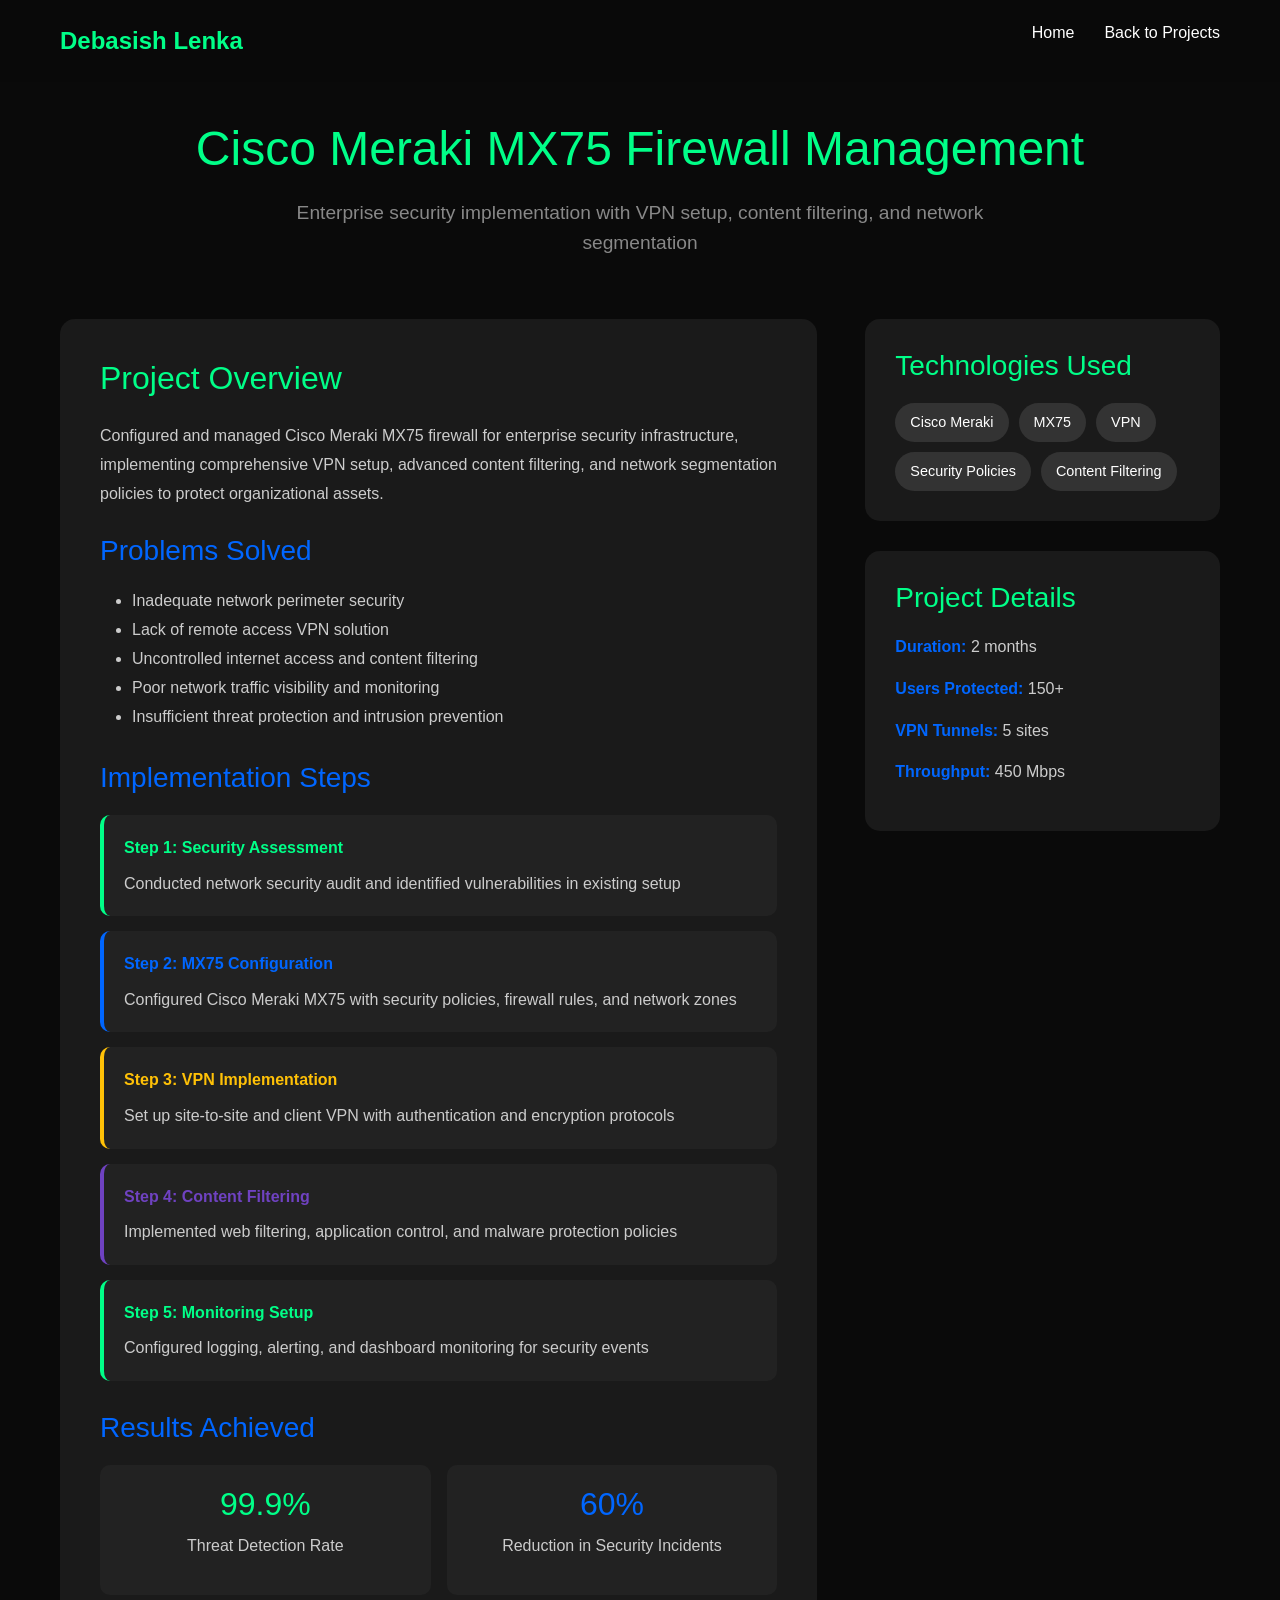
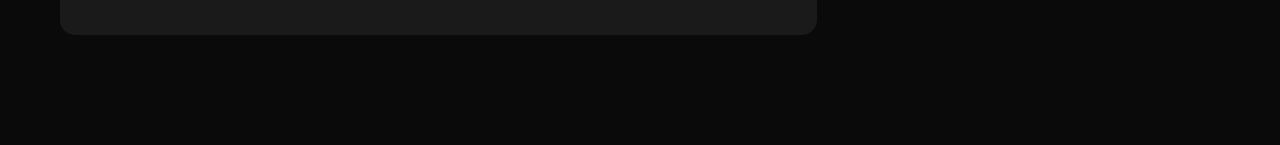
<file: projects/cisco-meraki-mx75.html>
<!DOCTYPE html>
<html lang="en">
<head>
<meta charset="UTF-8">
<meta name="viewport" content="width=device-width, initial-scale=1.0">
<title>Cisco Meraki MX75 Firewall Management - Debasish Lenka</title>
<link rel="icon" type="image/png" href="../images/icons/photo2.png">
<link href="https://cdn.jsdelivr.net/npm/bootstrap@5.3.2/dist/css/bootstrap.min.css" rel="stylesheet">
<link rel="stylesheet" href="https://cdn.jsdelivr.net/npm/bootstrap-icons@1.11.3/font/bootstrap-icons.min.css">
<link rel="stylesheet" href="../css/style.css">
</head>

<body>
<header>
  <nav class="container">
    <div class="logo"><a href="../index.html" style="text-decoration: none; color: #00ff88;">Debasish Lenka</a></div>
    <ul class="nav-links">
      <li><a href="../index.html#home">Home</a></li>
      <li><a href="../index.html#projects">Back to Projects</a></li>
    </ul>
  </nav>
</header>

<section class="project-detail" style="padding: 120px 0 80px;">
  <div class="container">
    <div class="project-header" style="text-align: center; margin-bottom: 60px;">
      <h1 style="color: #00ff88; font-size: 3rem; margin-bottom: 20px;">Cisco Meraki MX75 Firewall Management</h1>
      <p style="color: #888; font-size: 1.2rem; max-width: 800px; margin: 0 auto;">Enterprise security implementation with VPN setup, content filtering, and network segmentation</p>
    </div>

    <div class="row g-5">
      <div class="col-lg-8">
        <div class="project-content" style="background: #1a1a1a; padding: 40px; border-radius: 15px; margin-bottom: 30px;">
          <h2 style="color: #00ff88; margin-bottom: 25px;">Project Overview</h2>
          <p style="color: #ccc; line-height: 1.8; margin-bottom: 25px;">
            Configured and managed Cisco Meraki MX75 firewall for enterprise security infrastructure, implementing comprehensive VPN setup, advanced content filtering, and network segmentation policies to protect organizational assets.
          </p>

          <h3 style="color: #0066ff; margin-bottom: 20px;">Problems Solved</h3>
          <ul style="color: #ccc; line-height: 1.8;">
            <li>Inadequate network perimeter security</li>
            <li>Lack of remote access VPN solution</li>
            <li>Uncontrolled internet access and content filtering</li>
            <li>Poor network traffic visibility and monitoring</li>
            <li>Insufficient threat protection and intrusion prevention</li>
          </ul>

          <h3 style="color: #0066ff; margin-bottom: 20px; margin-top: 30px;">Implementation Steps</h3>
          <div style="color: #ccc;">
            <div style="background: #222; padding: 20px; border-radius: 10px; margin-bottom: 15px; border-left: 4px solid #00ff88;">
              <strong style="color: #00ff88;">Step 1: Security Assessment</strong>
              <p style="margin: 10px 0 0 0;">Conducted network security audit and identified vulnerabilities in existing setup</p>
            </div>
            <div style="background: #222; padding: 20px; border-radius: 10px; margin-bottom: 15px; border-left: 4px solid #0066ff;">
              <strong style="color: #0066ff;">Step 2: MX75 Configuration</strong>
              <p style="margin: 10px 0 0 0;">Configured Cisco Meraki MX75 with security policies, firewall rules, and network zones</p>
            </div>
            <div style="background: #222; padding: 20px; border-radius: 10px; margin-bottom: 15px; border-left: 4px solid #ffc107;">
              <strong style="color: #ffc107;">Step 3: VPN Implementation</strong>
              <p style="margin: 10px 0 0 0;">Set up site-to-site and client VPN with authentication and encryption protocols</p>
            </div>
            <div style="background: #222; padding: 20px; border-radius: 10px; margin-bottom: 15px; border-left: 4px solid #6f42c1;">
              <strong style="color: #6f42c1;">Step 4: Content Filtering</strong>
              <p style="margin: 10px 0 0 0;">Implemented web filtering, application control, and malware protection policies</p>
            </div>
            <div style="background: #222; padding: 20px; border-radius: 10px; border-left: 4px solid #00ff88;">
              <strong style="color: #00ff88;">Step 5: Monitoring Setup</strong>
              <p style="margin: 10px 0 0 0;">Configured logging, alerting, and dashboard monitoring for security events</p>
            </div>
          </div>

          <h3 style="color: #0066ff; margin-bottom: 20px; margin-top: 30px;">Results Achieved</h3>
          <div class="row g-3">
            <div class="col-md-6">
              <div style="background: #222; padding: 20px; border-radius: 10px; text-align: center;">
                <h4 style="color: #00ff88; font-size: 2rem; margin-bottom: 10px;">99.9%</h4>
                <p style="color: #ccc;">Threat Detection Rate</p>
              </div>
            </div>
            <div class="col-md-6">
              <div style="background: #222; padding: 20px; border-radius: 10px; text-align: center;">
                <h4 style="color: #0066ff; font-size: 2rem; margin-bottom: 10px;">60%</h4>
                <p style="color: #ccc;">Reduction in Security Incidents</p>
              </div>
            </div>
          </div>
        </div>
      </div>

      <div class="col-lg-4">
        <div class="project-sidebar">
          <div style="background: #1a1a1a; padding: 30px; border-radius: 15px; margin-bottom: 30px;">
            <h3 style="color: #00ff88; margin-bottom: 20px;">Technologies Used</h3>
            <div style="display: flex; flex-wrap: wrap; gap: 10px;">
              <span style="background: #333; color: #fff; padding: 8px 15px; border-radius: 20px; font-size: 0.9rem;">Cisco Meraki</span>
              <span style="background: #333; color: #fff; padding: 8px 15px; border-radius: 20px; font-size: 0.9rem;">MX75</span>
              <span style="background: #333; color: #fff; padding: 8px 15px; border-radius: 20px; font-size: 0.9rem;">VPN</span>
              <span style="background: #333; color: #fff; padding: 8px 15px; border-radius: 20px; font-size: 0.9rem;">Security Policies</span>
              <span style="background: #333; color: #fff; padding: 8px 15px; border-radius: 20px; font-size: 0.9rem;">Content Filtering</span>
            </div>
          </div>

          <div style="background: #1a1a1a; padding: 30px; border-radius: 15px;">
            <h3 style="color: #00ff88; margin-bottom: 20px;">Project Details</h3>
            <div style="color: #ccc;">
              <p><strong style="color: #0066ff;">Duration:</strong> 2 months</p>
              <p><strong style="color: #0066ff;">Users Protected:</strong> 150+</p>
              <p><strong style="color: #0066ff;">VPN Tunnels:</strong> 5 sites</p>
              <p><strong style="color: #0066ff;">Throughput:</strong> 450 Mbps</p>
            </div>
          </div>
        </div>
      </div>
    </div>
  </div>
</section>

<script src="../js/script.js"></script>
<script src="https://cdn.jsdelivr.net/npm/bootstrap@5.3.2/dist/js/bootstrap.bundle.min.js"></script>
</body>
</html>
</file>
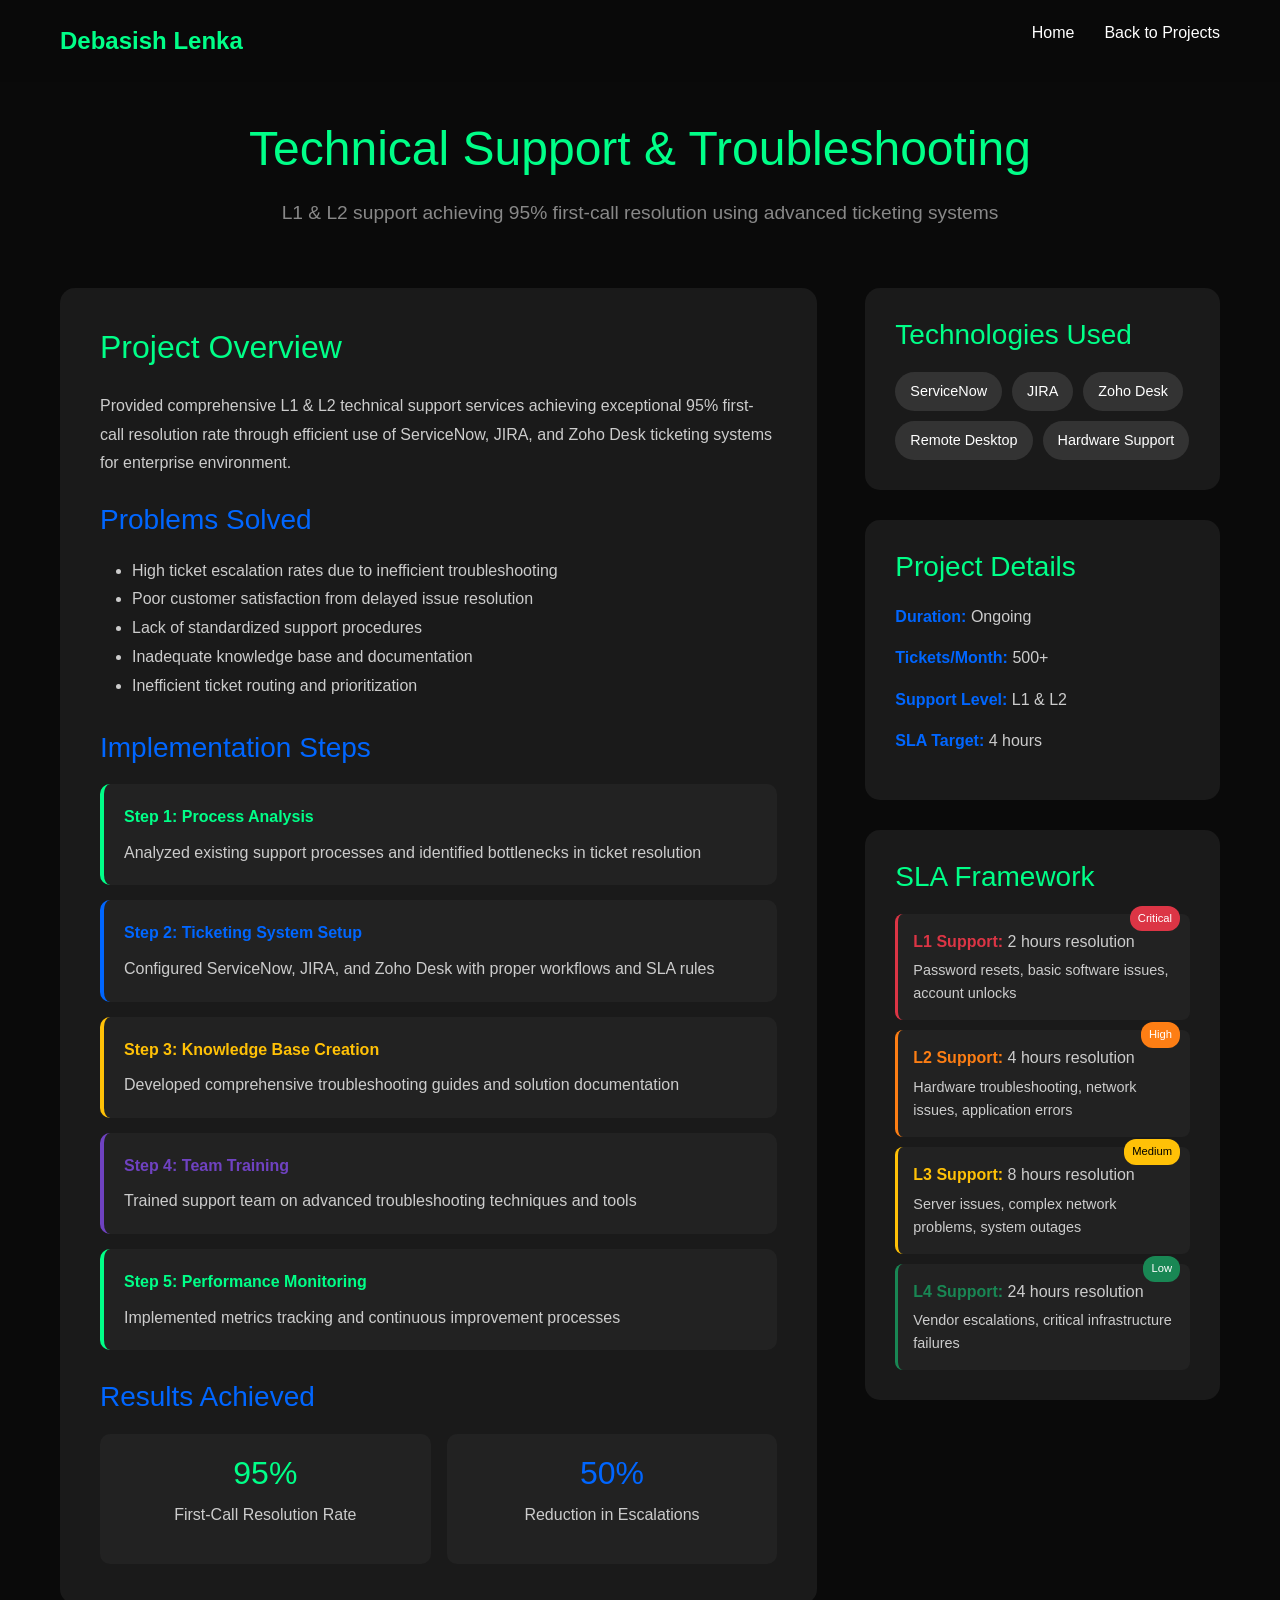
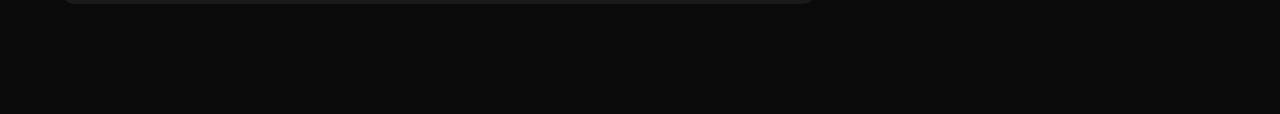
<file: projects/helpdesk-support.html>
<!DOCTYPE html>
<html lang="en">
<head>
<meta charset="UTF-8">
<meta name="viewport" content="width=device-width, initial-scale=1.0">
<title>Technical Support & Troubleshooting - Debasish Lenka</title>
<link rel="icon" type="image/png" href="../images/icons/photo2.png">
<link href="https://cdn.jsdelivr.net/npm/bootstrap@5.3.2/dist/css/bootstrap.min.css" rel="stylesheet">
<link rel="stylesheet" href="https://cdn.jsdelivr.net/npm/bootstrap-icons@1.11.3/font/bootstrap-icons.min.css">
<link rel="stylesheet" href="../css/style.css">
</head>

<body>
<header>
  <nav class="container">
    <div class="logo"><a href="../index.html" style="text-decoration: none; color: #00ff88;">Debasish Lenka</a></div>
    <ul class="nav-links">
      <li><a href="../index.html#home">Home</a></li>
      <li><a href="../index.html#projects">Back to Projects</a></li>
    </ul>
  </nav>
</header>

<section class="project-detail" style="padding: 120px 0 80px;">
  <div class="container">
    <div class="project-header" style="text-align: center; margin-bottom: 60px;">
      <h1 style="color: #00ff88; font-size: 3rem; margin-bottom: 20px;">Technical Support & Troubleshooting</h1>
      <p style="color: #888; font-size: 1.2rem; max-width: 800px; margin: 0 auto;">L1 & L2 support achieving 95% first-call resolution using advanced ticketing systems</p>
    </div>

    <div class="row g-5">
      <div class="col-lg-8">
        <div class="project-content" style="background: #1a1a1a; padding: 40px; border-radius: 15px; margin-bottom: 30px;">
          <h2 style="color: #00ff88; margin-bottom: 25px;">Project Overview</h2>
          <p style="color: #ccc; line-height: 1.8; margin-bottom: 25px;">
            Provided comprehensive L1 & L2 technical support services achieving exceptional 95% first-call resolution rate through efficient use of ServiceNow, JIRA, and Zoho Desk ticketing systems for enterprise environment.
          </p>

          <h3 style="color: #0066ff; margin-bottom: 20px;">Problems Solved</h3>
          <ul style="color: #ccc; line-height: 1.8;">
            <li>High ticket escalation rates due to inefficient troubleshooting</li>
            <li>Poor customer satisfaction from delayed issue resolution</li>
            <li>Lack of standardized support procedures</li>
            <li>Inadequate knowledge base and documentation</li>
            <li>Inefficient ticket routing and prioritization</li>
          </ul>

          <h3 style="color: #0066ff; margin-bottom: 20px; margin-top: 30px;">Implementation Steps</h3>
          <div style="color: #ccc;">
            <div style="background: #222; padding: 20px; border-radius: 10px; margin-bottom: 15px; border-left: 4px solid #00ff88;">
              <strong style="color: #00ff88;">Step 1: Process Analysis</strong>
              <p style="margin: 10px 0 0 0;">Analyzed existing support processes and identified bottlenecks in ticket resolution</p>
            </div>
            <div style="background: #222; padding: 20px; border-radius: 10px; margin-bottom: 15px; border-left: 4px solid #0066ff;">
              <strong style="color: #0066ff;">Step 2: Ticketing System Setup</strong>
              <p style="margin: 10px 0 0 0;">Configured ServiceNow, JIRA, and Zoho Desk with proper workflows and SLA rules</p>
            </div>
            <div style="background: #222; padding: 20px; border-radius: 10px; margin-bottom: 15px; border-left: 4px solid #ffc107;">
              <strong style="color: #ffc107;">Step 3: Knowledge Base Creation</strong>
              <p style="margin: 10px 0 0 0;">Developed comprehensive troubleshooting guides and solution documentation</p>
            </div>
            <div style="background: #222; padding: 20px; border-radius: 10px; margin-bottom: 15px; border-left: 4px solid #6f42c1;">
              <strong style="color: #6f42c1;">Step 4: Team Training</strong>
              <p style="margin: 10px 0 0 0;">Trained support team on advanced troubleshooting techniques and tools</p>
            </div>
            <div style="background: #222; padding: 20px; border-radius: 10px; border-left: 4px solid #00ff88;">
              <strong style="color: #00ff88;">Step 5: Performance Monitoring</strong>
              <p style="margin: 10px 0 0 0;">Implemented metrics tracking and continuous improvement processes</p>
            </div>
          </div>

          <h3 style="color: #0066ff; margin-bottom: 20px; margin-top: 30px;">Results Achieved</h3>
          <div class="row g-3">
            <div class="col-md-6">
              <div style="background: #222; padding: 20px; border-radius: 10px; text-align: center;">
                <h4 style="color: #00ff88; font-size: 2rem; margin-bottom: 10px;">95%</h4>
                <p style="color: #ccc;">First-Call Resolution Rate</p>
              </div>
            </div>
            <div class="col-md-6">
              <div style="background: #222; padding: 20px; border-radius: 10px; text-align: center;">
                <h4 style="color: #0066ff; font-size: 2rem; margin-bottom: 10px;">50%</h4>
                <p style="color: #ccc;">Reduction in Escalations</p>
              </div>
            </div>
          </div>
        </div>
      </div>

      <div class="col-lg-4">
        <div class="project-sidebar">
          <div style="background: #1a1a1a; padding: 30px; border-radius: 15px; margin-bottom: 30px;">
            <h3 style="color: #00ff88; margin-bottom: 20px;">Technologies Used</h3>
            <div style="display: flex; flex-wrap: wrap; gap: 10px;">
              <span style="background: #333; color: #fff; padding: 8px 15px; border-radius: 20px; font-size: 0.9rem;">ServiceNow</span>
              <span style="background: #333; color: #fff; padding: 8px 15px; border-radius: 20px; font-size: 0.9rem;">JIRA</span>
              <span style="background: #333; color: #fff; padding: 8px 15px; border-radius: 20px; font-size: 0.9rem;">Zoho Desk</span>
              <span style="background: #333; color: #fff; padding: 8px 15px; border-radius: 20px; font-size: 0.9rem;">Remote Desktop</span>
              <span style="background: #333; color: #fff; padding: 8px 15px; border-radius: 20px; font-size: 0.9rem;">Hardware Support</span>
            </div>
          </div>

          <div style="background: #1a1a1a; padding: 30px; border-radius: 15px;">
            <h3 style="color: #00ff88; margin-bottom: 20px;">Project Details</h3>
            <div style="color: #ccc;">
              <p><strong style="color: #0066ff;">Duration:</strong> Ongoing</p>
              <p><strong style="color: #0066ff;">Tickets/Month:</strong> 500+</p>
              <p><strong style="color: #0066ff;">Support Level:</strong> L1 & L2</p>
              <p><strong style="color: #0066ff;">SLA Target:</strong> 4 hours</p>
            </div>
          </div>

          <div style="background: #1a1a1a; padding: 30px; border-radius: 15px; margin-top: 30px;">
            <h3 style="color: #00ff88; margin-bottom: 20px;">SLA Framework</h3>
            <div style="color: #ccc;">
              <div style="background: #222; padding: 15px; border-radius: 8px; margin-bottom: 10px; border-left: 3px solid #dc3545; position: relative;">
                <span style="position: absolute; top: -8px; right: 10px; background: #dc3545; color: white; padding: 4px 8px; border-radius: 12px; font-size: 0.7rem;">Critical</span>
                <strong style="color: #dc3545;">L1 Support:</strong> 2 hours resolution
                <p style="margin: 5px 0 0 0; font-size: 0.9rem;">Password resets, basic software issues, account unlocks</p>
              </div>
              <div style="background: #222; padding: 15px; border-radius: 8px; margin-bottom: 10px; border-left: 3px solid #fd7e14; position: relative;">
                <span style="position: absolute; top: -8px; right: 10px; background: #fd7e14; color: white; padding: 4px 8px; border-radius: 12px; font-size: 0.7rem;">High</span>
                <strong style="color: #fd7e14;">L2 Support:</strong> 4 hours resolution
                <p style="margin: 5px 0 0 0; font-size: 0.9rem;">Hardware troubleshooting, network issues, application errors</p>
              </div>
              <div style="background: #222; padding: 15px; border-radius: 8px; margin-bottom: 10px; border-left: 3px solid #ffc107; position: relative;">
                <span style="position: absolute; top: -8px; right: 10px; background: #ffc107; color: black; padding: 4px 8px; border-radius: 12px; font-size: 0.7rem;">Medium</span>
                <strong style="color: #ffc107;">L3 Support:</strong> 8 hours resolution
                <p style="margin: 5px 0 0 0; font-size: 0.9rem;">Server issues, complex network problems, system outages</p>
              </div>
              <div style="background: #222; padding: 15px; border-radius: 8px; border-left: 3px solid #198754; position: relative;">
                <span style="position: absolute; top: -8px; right: 10px; background: #198754; color: white; padding: 4px 8px; border-radius: 12px; font-size: 0.7rem;">Low</span>
                <strong style="color: #198754;">L4 Support:</strong> 24 hours resolution
                <p style="margin: 5px 0 0 0; font-size: 0.9rem;">Vendor escalations, critical infrastructure failures</p>
              </div>
            </div>
          </div>
        </div>
      </div>
    </div>
  </div>
</section>

<script src="../js/script.js"></script>
<script src="https://cdn.jsdelivr.net/npm/bootstrap@5.3.2/dist/js/bootstrap.bundle.min.js"></script>
</body>
</html>
</file>
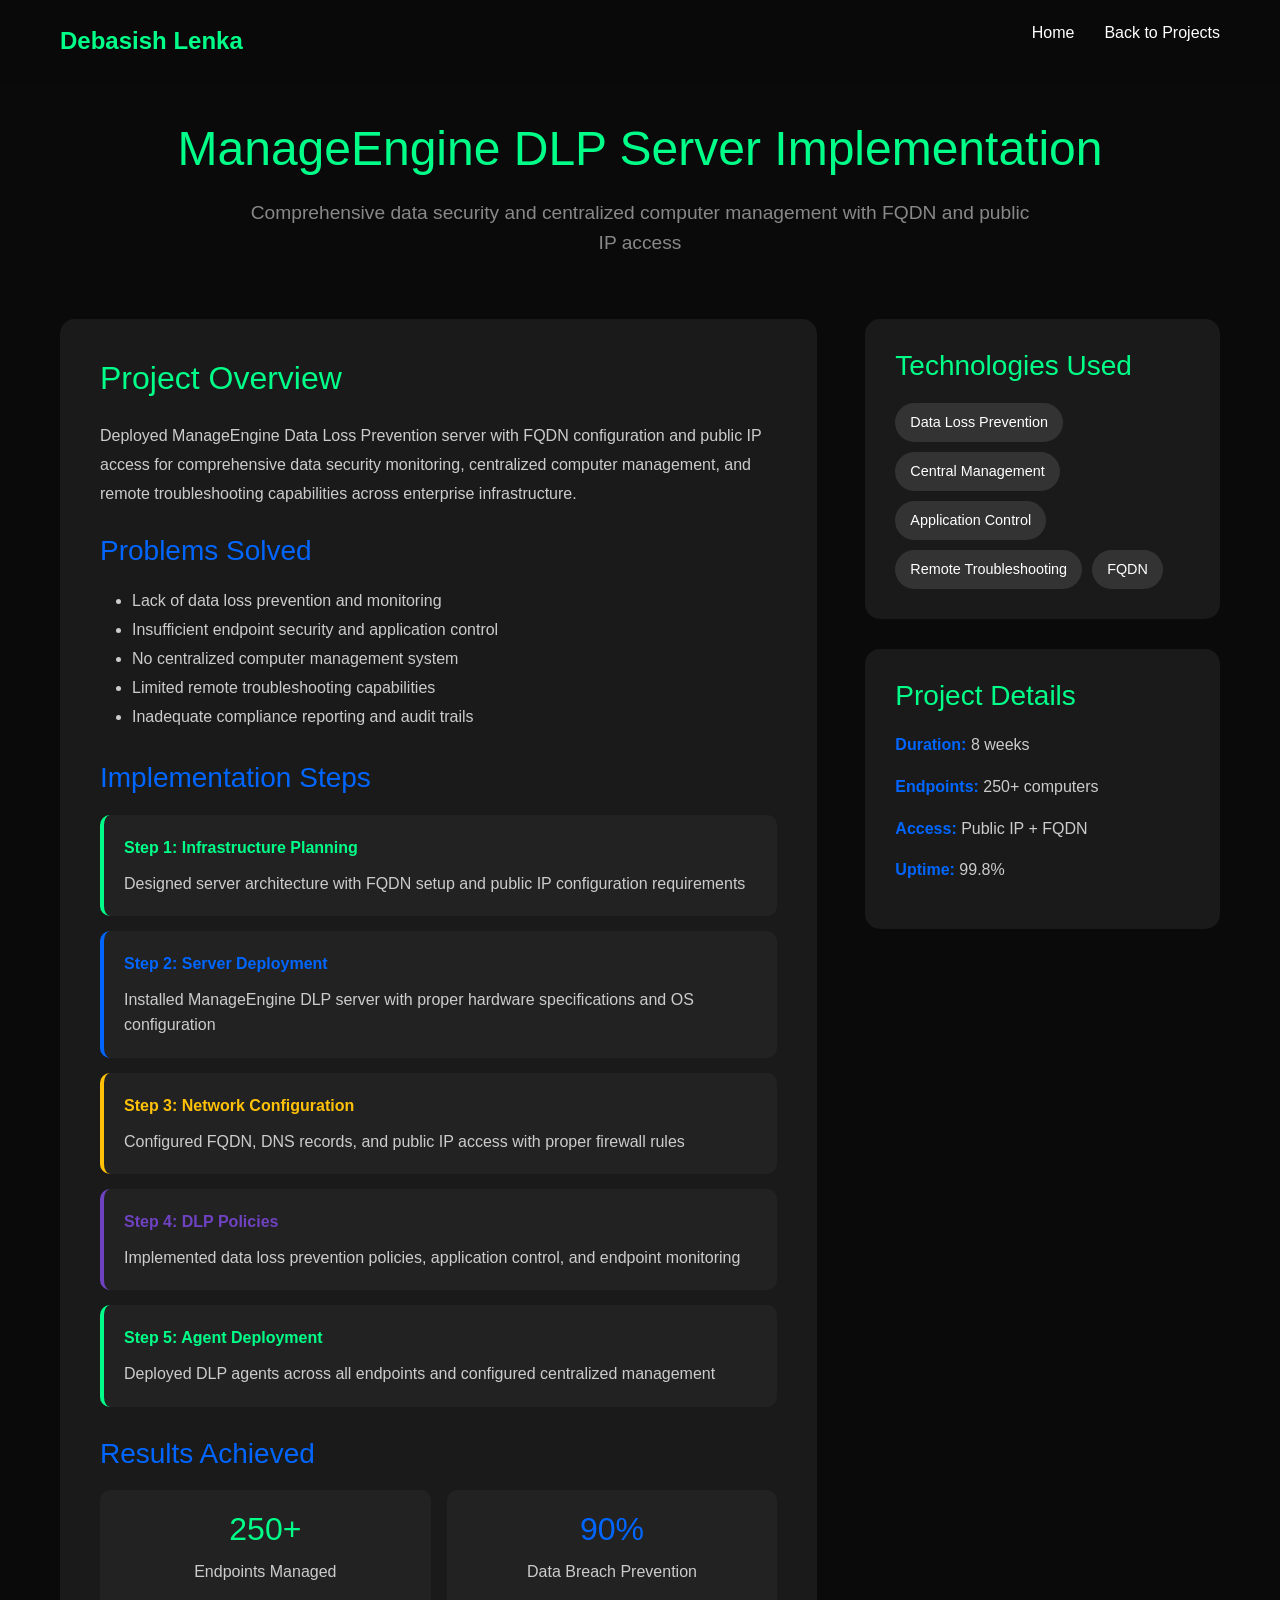
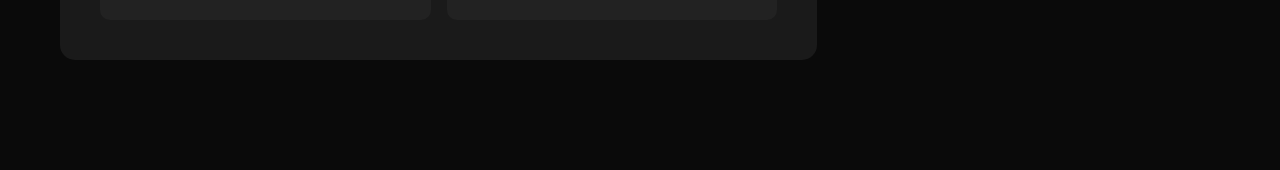
<file: projects/manageengine-dlp.html>
<!DOCTYPE html>
<html lang="en">
<head>
<meta charset="UTF-8">
<meta name="viewport" content="width=device-width, initial-scale=1.0">
<title>ManageEngine DLP Server Implementation - Debasish Lenka</title>
<link rel="icon" type="image/png" href="../images/icons/photo2.png">
<link href="https://cdn.jsdelivr.net/npm/bootstrap@5.3.2/dist/css/bootstrap.min.css" rel="stylesheet">
<link rel="stylesheet" href="https://cdn.jsdelivr.net/npm/bootstrap-icons@1.11.3/font/bootstrap-icons.min.css">
<link rel="stylesheet" href="../css/style.css">
</head>

<body>
<header>
  <nav class="container">
    <div class="logo"><a href="../index.html" style="text-decoration: none; color: #00ff88;">Debasish Lenka</a></div>
    <ul class="nav-links">
      <li><a href="../index.html#home">Home</a></li>
      <li><a href="../index.html#projects">Back to Projects</a></li>
    </ul>
  </nav>
</header>

<section class="project-detail" style="padding: 120px 0 80px;">
  <div class="container">
    <div class="project-header" style="text-align: center; margin-bottom: 60px;">
      <h1 style="color: #00ff88; font-size: 3rem; margin-bottom: 20px;">ManageEngine DLP Server Implementation</h1>
      <p style="color: #888; font-size: 1.2rem; max-width: 800px; margin: 0 auto;">Comprehensive data security and centralized computer management with FQDN and public IP access</p>
    </div>

    <div class="row g-5">
      <div class="col-lg-8">
        <div class="project-content" style="background: #1a1a1a; padding: 40px; border-radius: 15px; margin-bottom: 30px;">
          <h2 style="color: #00ff88; margin-bottom: 25px;">Project Overview</h2>
          <p style="color: #ccc; line-height: 1.8; margin-bottom: 25px;">
            Deployed ManageEngine Data Loss Prevention server with FQDN configuration and public IP access for comprehensive data security monitoring, centralized computer management, and remote troubleshooting capabilities across enterprise infrastructure.
          </p>

          <h3 style="color: #0066ff; margin-bottom: 20px;">Problems Solved</h3>
          <ul style="color: #ccc; line-height: 1.8;">
            <li>Lack of data loss prevention and monitoring</li>
            <li>Insufficient endpoint security and application control</li>
            <li>No centralized computer management system</li>
            <li>Limited remote troubleshooting capabilities</li>
            <li>Inadequate compliance reporting and audit trails</li>
          </ul>

          <h3 style="color: #0066ff; margin-bottom: 20px; margin-top: 30px;">Implementation Steps</h3>
          <div style="color: #ccc;">
            <div style="background: #222; padding: 20px; border-radius: 10px; margin-bottom: 15px; border-left: 4px solid #00ff88;">
              <strong style="color: #00ff88;">Step 1: Infrastructure Planning</strong>
              <p style="margin: 10px 0 0 0;">Designed server architecture with FQDN setup and public IP configuration requirements</p>
            </div>
            <div style="background: #222; padding: 20px; border-radius: 10px; margin-bottom: 15px; border-left: 4px solid #0066ff;">
              <strong style="color: #0066ff;">Step 2: Server Deployment</strong>
              <p style="margin: 10px 0 0 0;">Installed ManageEngine DLP server with proper hardware specifications and OS configuration</p>
            </div>
            <div style="background: #222; padding: 20px; border-radius: 10px; margin-bottom: 15px; border-left: 4px solid #ffc107;">
              <strong style="color: #ffc107;">Step 3: Network Configuration</strong>
              <p style="margin: 10px 0 0 0;">Configured FQDN, DNS records, and public IP access with proper firewall rules</p>
            </div>
            <div style="background: #222; padding: 20px; border-radius: 10px; margin-bottom: 15px; border-left: 4px solid #6f42c1;">
              <strong style="color: #6f42c1;">Step 4: DLP Policies</strong>
              <p style="margin: 10px 0 0 0;">Implemented data loss prevention policies, application control, and endpoint monitoring</p>
            </div>
            <div style="background: #222; padding: 20px; border-radius: 10px; border-left: 4px solid #00ff88;">
              <strong style="color: #00ff88;">Step 5: Agent Deployment</strong>
              <p style="margin: 10px 0 0 0;">Deployed DLP agents across all endpoints and configured centralized management</p>
            </div>
          </div>

          <h3 style="color: #0066ff; margin-bottom: 20px; margin-top: 30px;">Results Achieved</h3>
          <div class="row g-3">
            <div class="col-md-6">
              <div style="background: #222; padding: 20px; border-radius: 10px; text-align: center;">
                <h4 style="color: #00ff88; font-size: 2rem; margin-bottom: 10px;">250+</h4>
                <p style="color: #ccc;">Endpoints Managed</p>
              </div>
            </div>
            <div class="col-md-6">
              <div style="background: #222; padding: 20px; border-radius: 10px; text-align: center;">
                <h4 style="color: #0066ff; font-size: 2rem; margin-bottom: 10px;">90%</h4>
                <p style="color: #ccc;">Data Breach Prevention</p>
              </div>
            </div>
          </div>
        </div>
      </div>

      <div class="col-lg-4">
        <div class="project-sidebar">
          <div style="background: #1a1a1a; padding: 30px; border-radius: 15px; margin-bottom: 30px;">
            <h3 style="color: #00ff88; margin-bottom: 20px;">Technologies Used</h3>
            <div style="display: flex; flex-wrap: wrap; gap: 10px;">
              <span style="background: #333; color: #fff; padding: 8px 15px; border-radius: 20px; font-size: 0.9rem;">Data Loss Prevention</span>
              <span style="background: #333; color: #fff; padding: 8px 15px; border-radius: 20px; font-size: 0.9rem;">Central Management</span>
              <span style="background: #333; color: #fff; padding: 8px 15px; border-radius: 20px; font-size: 0.9rem;">Application Control</span>
              <span style="background: #333; color: #fff; padding: 8px 15px; border-radius: 20px; font-size: 0.9rem;">Remote Troubleshooting</span>
              <span style="background: #333; color: #fff; padding: 8px 15px; border-radius: 20px; font-size: 0.9rem;">FQDN</span>
            </div>
          </div>

          <div style="background: #1a1a1a; padding: 30px; border-radius: 15px;">
            <h3 style="color: #00ff88; margin-bottom: 20px;">Project Details</h3>
            <div style="color: #ccc;">
              <p><strong style="color: #0066ff;">Duration:</strong> 8 weeks</p>
              <p><strong style="color: #0066ff;">Endpoints:</strong> 250+ computers</p>
              <p><strong style="color: #0066ff;">Access:</strong> Public IP + FQDN</p>
              <p><strong style="color: #0066ff;">Uptime:</strong> 99.8%</p>
            </div>
          </div>
        </div>
      </div>
    </div>
  </div>
</section>

<script src="../js/script.js"></script>
<script src="https://cdn.jsdelivr.net/npm/bootstrap@5.3.2/dist/js/bootstrap.bundle.min.js"></script>
</body>
</html>
</file>
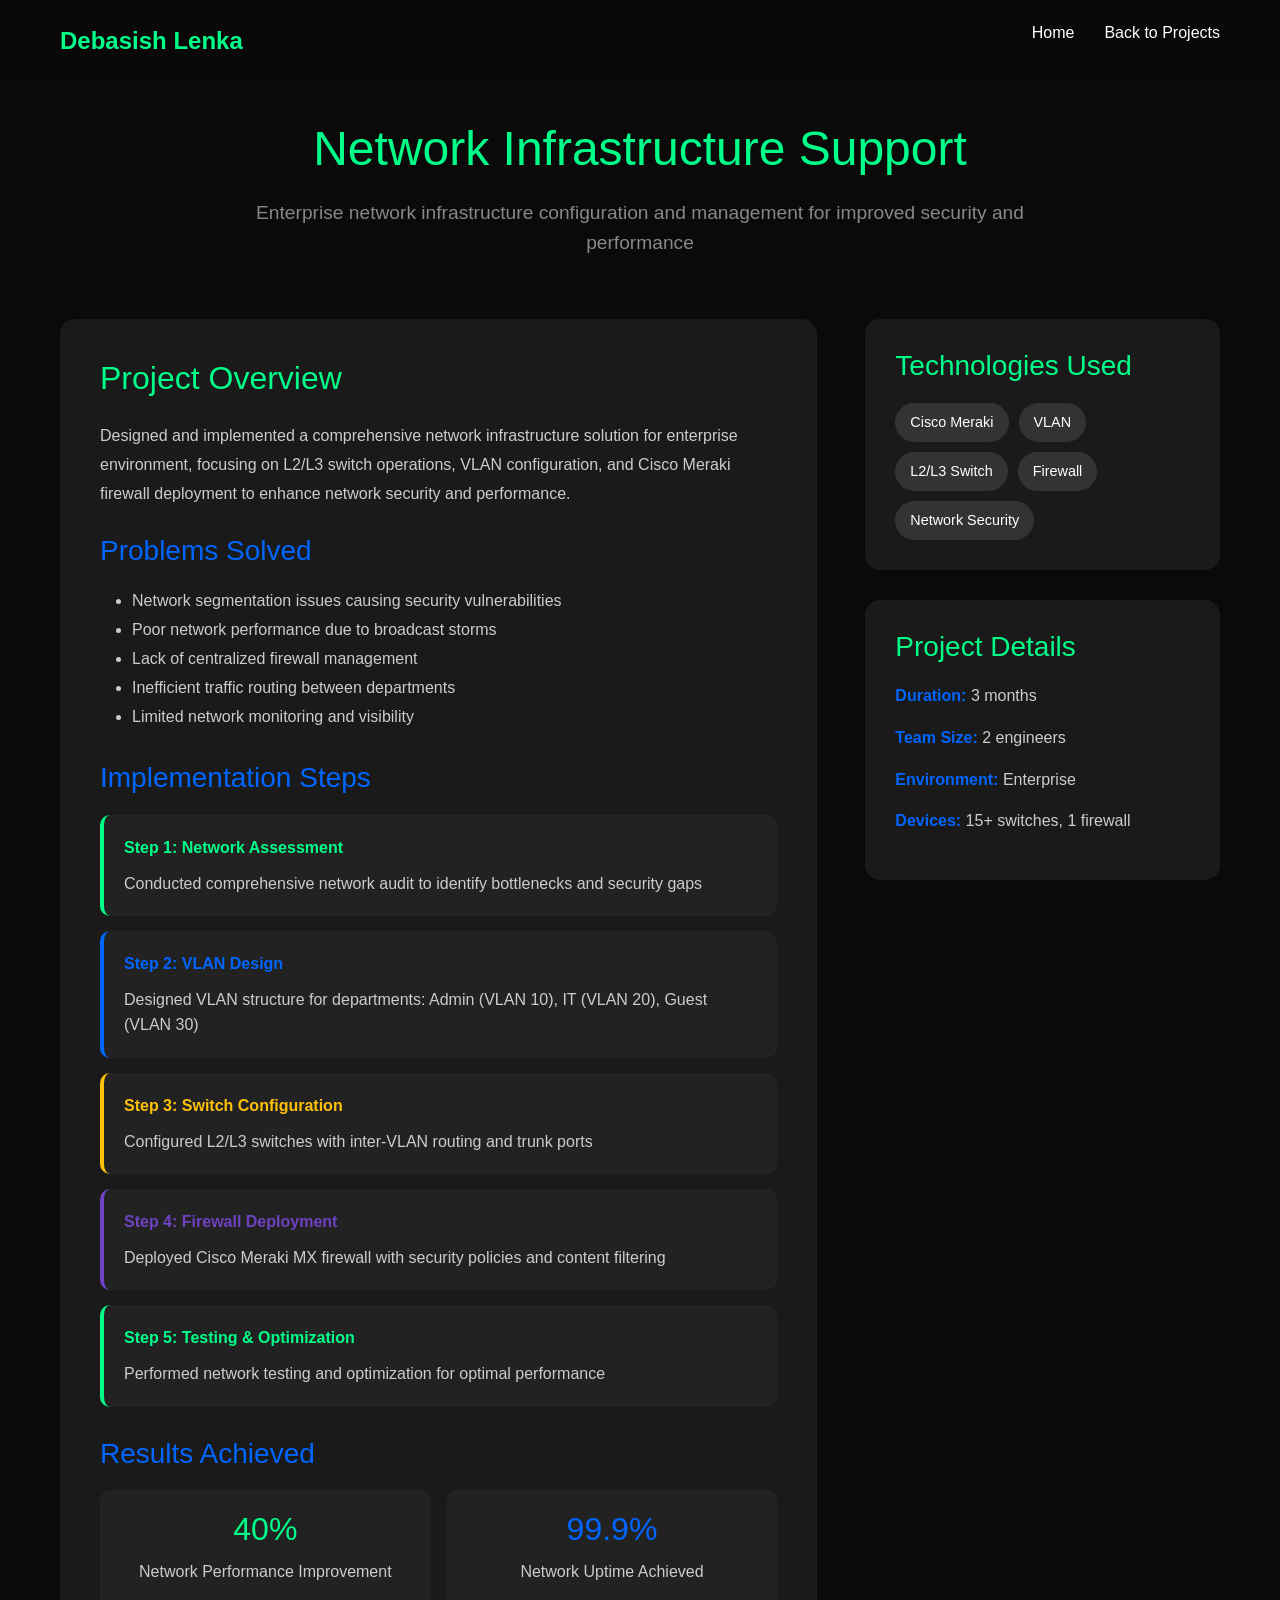
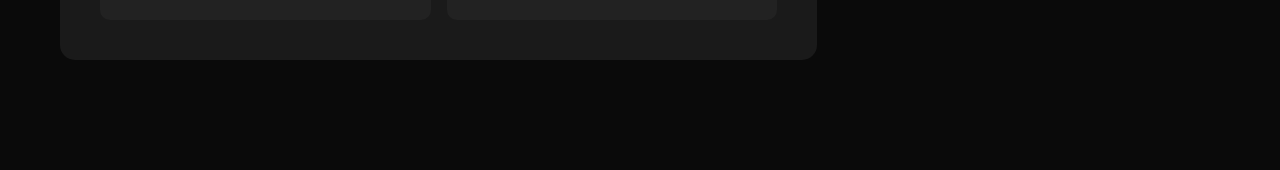
<file: projects/network-infrastructure.html>
<!DOCTYPE html>
<html lang="en">
<head>
<meta charset="UTF-8">
<meta name="viewport" content="width=device-width, initial-scale=1.0">
<title>Network Infrastructure Support - Debasish Lenka</title>
<link rel="icon" type="image/png" href="../images/icons/photo2.png">
<link href="https://cdn.jsdelivr.net/npm/bootstrap@5.3.2/dist/css/bootstrap.min.css" rel="stylesheet">
<link rel="stylesheet" href="https://cdn.jsdelivr.net/npm/bootstrap-icons@1.11.3/font/bootstrap-icons.min.css">
<link rel="stylesheet" href="../css/style.css">
</head>

<body>
<header>
  <nav class="container">
    <div class="logo"><a href="../index.html" style="text-decoration: none; color: #00ff88;">Debasish Lenka</a></div>
    <ul class="nav-links">
      <li><a href="../index.html#home">Home</a></li>
      <li><a href="../index.html#projects">Back to Projects</a></li>
    </ul>
  </nav>
</header>

<section class="project-detail" style="padding: 120px 0 80px;">
  <div class="container">
    <div class="project-header" style="text-align: center; margin-bottom: 60px;">
      <h1 style="color: #00ff88; font-size: 3rem; margin-bottom: 20px;">Network Infrastructure Support</h1>
      <p style="color: #888; font-size: 1.2rem; max-width: 800px; margin: 0 auto;">Enterprise network infrastructure configuration and management for improved security and performance</p>
    </div>

    <div class="row g-5">
      <div class="col-lg-8">
        <div class="project-content" style="background: #1a1a1a; padding: 40px; border-radius: 15px; margin-bottom: 30px;">
          <h2 style="color: #00ff88; margin-bottom: 25px;">Project Overview</h2>
          <p style="color: #ccc; line-height: 1.8; margin-bottom: 25px;">
            Designed and implemented a comprehensive network infrastructure solution for enterprise environment, focusing on L2/L3 switch operations, VLAN configuration, and Cisco Meraki firewall deployment to enhance network security and performance.
          </p>

          <h3 style="color: #0066ff; margin-bottom: 20px;">Problems Solved</h3>
          <ul style="color: #ccc; line-height: 1.8;">
            <li>Network segmentation issues causing security vulnerabilities</li>
            <li>Poor network performance due to broadcast storms</li>
            <li>Lack of centralized firewall management</li>
            <li>Inefficient traffic routing between departments</li>
            <li>Limited network monitoring and visibility</li>
          </ul>

          <h3 style="color: #0066ff; margin-bottom: 20px; margin-top: 30px;">Implementation Steps</h3>
          <div style="color: #ccc;">
            <div style="background: #222; padding: 20px; border-radius: 10px; margin-bottom: 15px; border-left: 4px solid #00ff88;">
              <strong style="color: #00ff88;">Step 1: Network Assessment</strong>
              <p style="margin: 10px 0 0 0;">Conducted comprehensive network audit to identify bottlenecks and security gaps</p>
            </div>
            <div style="background: #222; padding: 20px; border-radius: 10px; margin-bottom: 15px; border-left: 4px solid #0066ff;">
              <strong style="color: #0066ff;">Step 2: VLAN Design</strong>
              <p style="margin: 10px 0 0 0;">Designed VLAN structure for departments: Admin (VLAN 10), IT (VLAN 20), Guest (VLAN 30)</p>
            </div>
            <div style="background: #222; padding: 20px; border-radius: 10px; margin-bottom: 15px; border-left: 4px solid #ffc107;">
              <strong style="color: #ffc107;">Step 3: Switch Configuration</strong>
              <p style="margin: 10px 0 0 0;">Configured L2/L3 switches with inter-VLAN routing and trunk ports</p>
            </div>
            <div style="background: #222; padding: 20px; border-radius: 10px; margin-bottom: 15px; border-left: 4px solid #6f42c1;">
              <strong style="color: #6f42c1;">Step 4: Firewall Deployment</strong>
              <p style="margin: 10px 0 0 0;">Deployed Cisco Meraki MX firewall with security policies and content filtering</p>
            </div>
            <div style="background: #222; padding: 20px; border-radius: 10px; border-left: 4px solid #00ff88;">
              <strong style="color: #00ff88;">Step 5: Testing & Optimization</strong>
              <p style="margin: 10px 0 0 0;">Performed network testing and optimization for optimal performance</p>
            </div>
          </div>

          <h3 style="color: #0066ff; margin-bottom: 20px; margin-top: 30px;">Results Achieved</h3>
          <div class="row g-3">
            <div class="col-md-6">
              <div style="background: #222; padding: 20px; border-radius: 10px; text-align: center;">
                <h4 style="color: #00ff88; font-size: 2rem; margin-bottom: 10px;">40%</h4>
                <p style="color: #ccc;">Network Performance Improvement</p>
              </div>
            </div>
            <div class="col-md-6">
              <div style="background: #222; padding: 20px; border-radius: 10px; text-align: center;">
                <h4 style="color: #0066ff; font-size: 2rem; margin-bottom: 10px;">99.9%</h4>
                <p style="color: #ccc;">Network Uptime Achieved</p>
              </div>
            </div>
          </div>
        </div>
      </div>

      <div class="col-lg-4">
        <div class="project-sidebar">
          <div style="background: #1a1a1a; padding: 30px; border-radius: 15px; margin-bottom: 30px;">
            <h3 style="color: #00ff88; margin-bottom: 20px;">Technologies Used</h3>
            <div style="display: flex; flex-wrap: wrap; gap: 10px;">
              <span style="background: #333; color: #fff; padding: 8px 15px; border-radius: 20px; font-size: 0.9rem;">Cisco Meraki</span>
              <span style="background: #333; color: #fff; padding: 8px 15px; border-radius: 20px; font-size: 0.9rem;">VLAN</span>
              <span style="background: #333; color: #fff; padding: 8px 15px; border-radius: 20px; font-size: 0.9rem;">L2/L3 Switch</span>
              <span style="background: #333; color: #fff; padding: 8px 15px; border-radius: 20px; font-size: 0.9rem;">Firewall</span>
              <span style="background: #333; color: #fff; padding: 8px 15px; border-radius: 20px; font-size: 0.9rem;">Network Security</span>
            </div>
          </div>

          <div style="background: #1a1a1a; padding: 30px; border-radius: 15px;">
            <h3 style="color: #00ff88; margin-bottom: 20px;">Project Details</h3>
            <div style="color: #ccc;">
              <p><strong style="color: #0066ff;">Duration:</strong> 3 months</p>
              <p><strong style="color: #0066ff;">Team Size:</strong> 2 engineers</p>
              <p><strong style="color: #0066ff;">Environment:</strong> Enterprise</p>
              <p><strong style="color: #0066ff;">Devices:</strong> 15+ switches, 1 firewall</p>
            </div>
          </div>
        </div>
      </div>
    </div>
  </div>
</section>

<script src="../js/script.js"></script>
<script src="https://cdn.jsdelivr.net/npm/bootstrap@5.3.2/dist/js/bootstrap.bundle.min.js"></script>
</body>
</html>
</file>
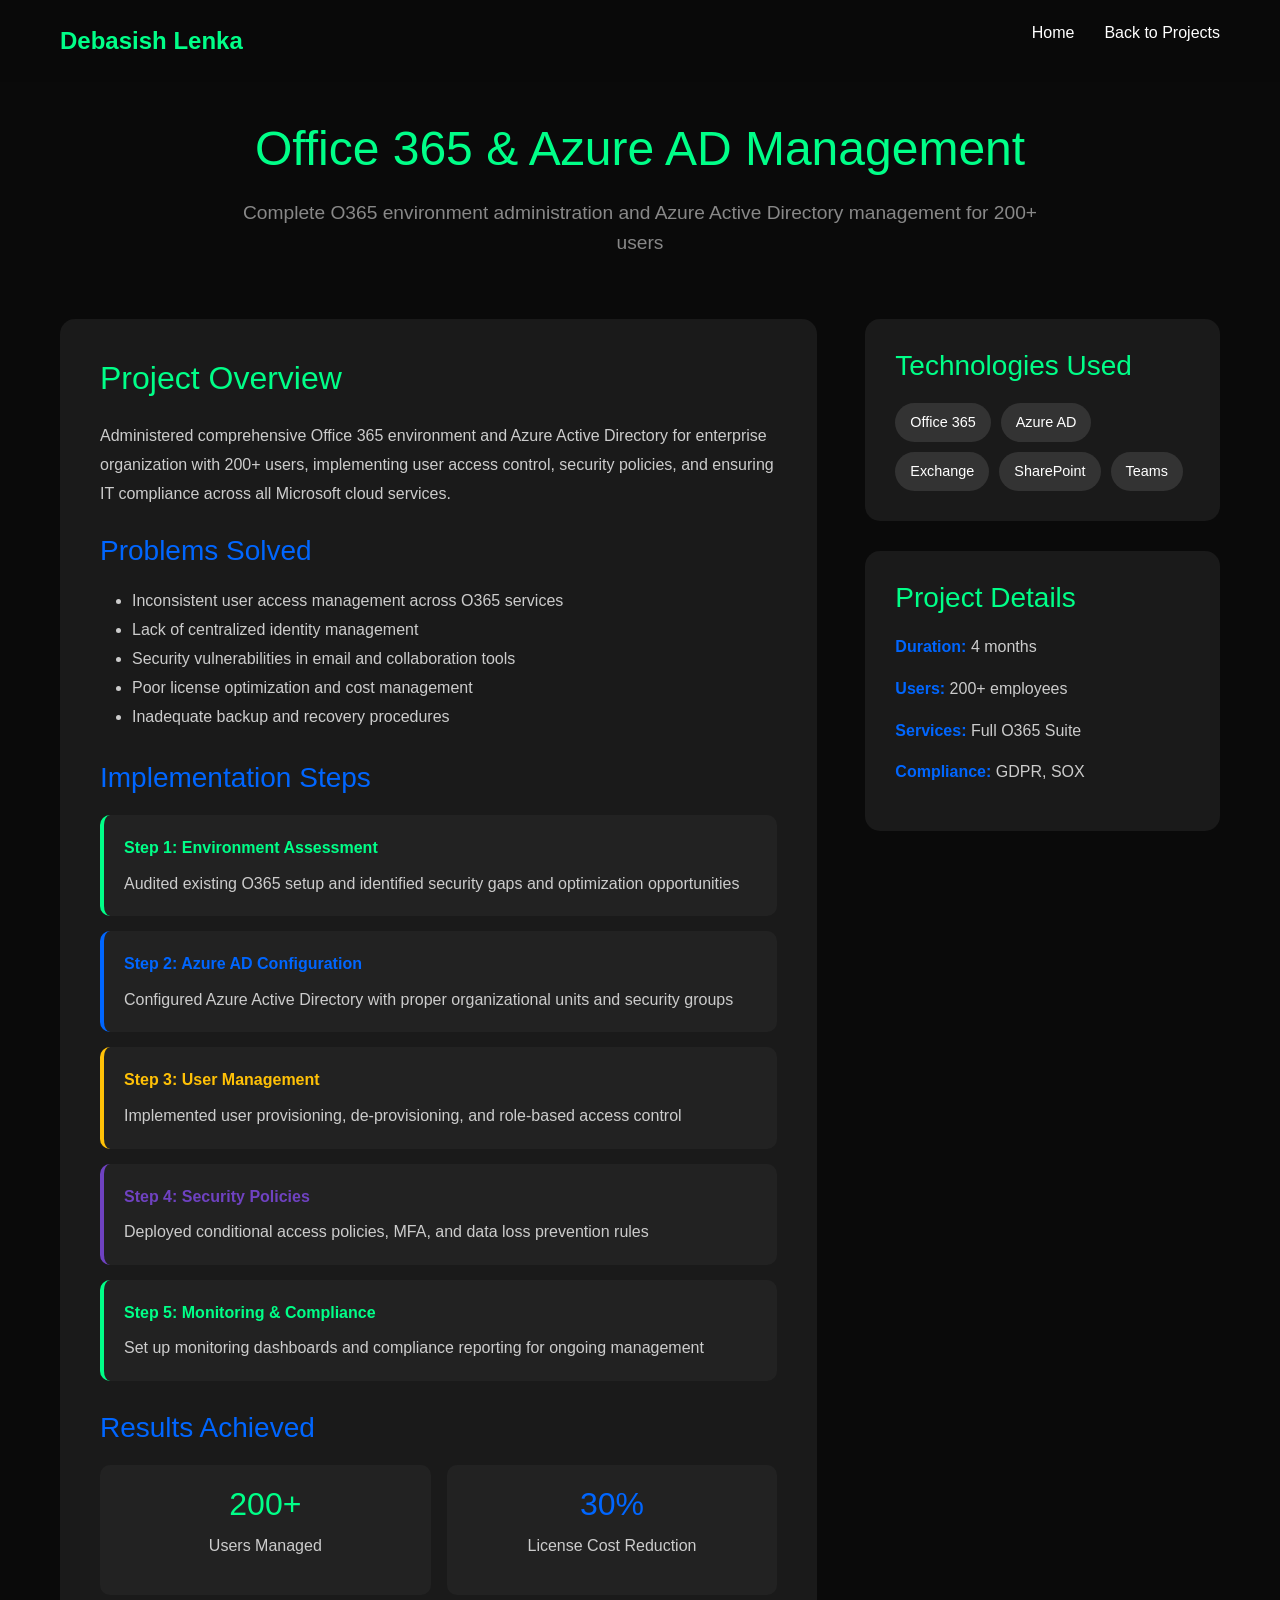
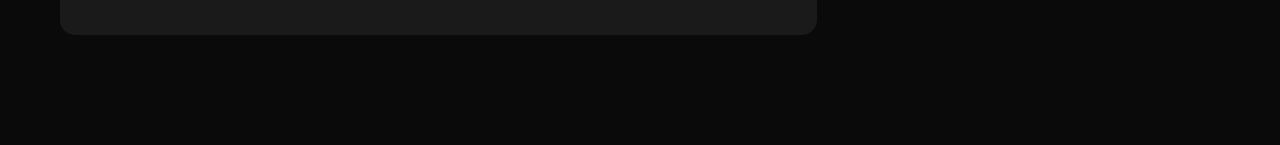
<file: projects/o365-administration.html>
<!DOCTYPE html>
<html lang="en">
<head>
<meta charset="UTF-8">
<meta name="viewport" content="width=device-width, initial-scale=1.0">
<title>Office 365 & Azure AD Management - Debasish Lenka</title>
<link rel="icon" type="image/png" href="../images/icons/photo2.png">
<link href="https://cdn.jsdelivr.net/npm/bootstrap@5.3.2/dist/css/bootstrap.min.css" rel="stylesheet">
<link rel="stylesheet" href="https://cdn.jsdelivr.net/npm/bootstrap-icons@1.11.3/font/bootstrap-icons.min.css">
<link rel="stylesheet" href="../css/style.css">
</head>

<body>
<header>
  <nav class="container">
    <div class="logo"><a href="../index.html" style="text-decoration: none; color: #00ff88;">Debasish Lenka</a></div>
    <ul class="nav-links">
      <li><a href="../index.html#home">Home</a></li>
      <li><a href="../index.html#projects">Back to Projects</a></li>
    </ul>
  </nav>
</header>

<section class="project-detail" style="padding: 120px 0 80px;">
  <div class="container">
    <div class="project-header" style="text-align: center; margin-bottom: 60px;">
      <h1 style="color: #00ff88; font-size: 3rem; margin-bottom: 20px;">Office 365 & Azure AD Management</h1>
      <p style="color: #888; font-size: 1.2rem; max-width: 800px; margin: 0 auto;">Complete O365 environment administration and Azure Active Directory management for 200+ users</p>
    </div>

    <div class="row g-5">
      <div class="col-lg-8">
        <div class="project-content" style="background: #1a1a1a; padding: 40px; border-radius: 15px; margin-bottom: 30px;">
          <h2 style="color: #00ff88; margin-bottom: 25px;">Project Overview</h2>
          <p style="color: #ccc; line-height: 1.8; margin-bottom: 25px;">
            Administered comprehensive Office 365 environment and Azure Active Directory for enterprise organization with 200+ users, implementing user access control, security policies, and ensuring IT compliance across all Microsoft cloud services.
          </p>

          <h3 style="color: #0066ff; margin-bottom: 20px;">Problems Solved</h3>
          <ul style="color: #ccc; line-height: 1.8;">
            <li>Inconsistent user access management across O365 services</li>
            <li>Lack of centralized identity management</li>
            <li>Security vulnerabilities in email and collaboration tools</li>
            <li>Poor license optimization and cost management</li>
            <li>Inadequate backup and recovery procedures</li>
          </ul>

          <h3 style="color: #0066ff; margin-bottom: 20px; margin-top: 30px;">Implementation Steps</h3>
          <div style="color: #ccc;">
            <div style="background: #222; padding: 20px; border-radius: 10px; margin-bottom: 15px; border-left: 4px solid #00ff88;">
              <strong style="color: #00ff88;">Step 1: Environment Assessment</strong>
              <p style="margin: 10px 0 0 0;">Audited existing O365 setup and identified security gaps and optimization opportunities</p>
            </div>
            <div style="background: #222; padding: 20px; border-radius: 10px; margin-bottom: 15px; border-left: 4px solid #0066ff;">
              <strong style="color: #0066ff;">Step 2: Azure AD Configuration</strong>
              <p style="margin: 10px 0 0 0;">Configured Azure Active Directory with proper organizational units and security groups</p>
            </div>
            <div style="background: #222; padding: 20px; border-radius: 10px; margin-bottom: 15px; border-left: 4px solid #ffc107;">
              <strong style="color: #ffc107;">Step 3: User Management</strong>
              <p style="margin: 10px 0 0 0;">Implemented user provisioning, de-provisioning, and role-based access control</p>
            </div>
            <div style="background: #222; padding: 20px; border-radius: 10px; margin-bottom: 15px; border-left: 4px solid #6f42c1;">
              <strong style="color: #6f42c1;">Step 4: Security Policies</strong>
              <p style="margin: 10px 0 0 0;">Deployed conditional access policies, MFA, and data loss prevention rules</p>
            </div>
            <div style="background: #222; padding: 20px; border-radius: 10px; border-left: 4px solid #00ff88;">
              <strong style="color: #00ff88;">Step 5: Monitoring & Compliance</strong>
              <p style="margin: 10px 0 0 0;">Set up monitoring dashboards and compliance reporting for ongoing management</p>
            </div>
          </div>

          <h3 style="color: #0066ff; margin-bottom: 20px; margin-top: 30px;">Results Achieved</h3>
          <div class="row g-3">
            <div class="col-md-6">
              <div style="background: #222; padding: 20px; border-radius: 10px; text-align: center;">
                <h4 style="color: #00ff88; font-size: 2rem; margin-bottom: 10px;">200+</h4>
                <p style="color: #ccc;">Users Managed</p>
              </div>
            </div>
            <div class="col-md-6">
              <div style="background: #222; padding: 20px; border-radius: 10px; text-align: center;">
                <h4 style="color: #0066ff; font-size: 2rem; margin-bottom: 10px;">30%</h4>
                <p style="color: #ccc;">License Cost Reduction</p>
              </div>
            </div>
          </div>
        </div>
      </div>

      <div class="col-lg-4">
        <div class="project-sidebar">
          <div style="background: #1a1a1a; padding: 30px; border-radius: 15px; margin-bottom: 30px;">
            <h3 style="color: #00ff88; margin-bottom: 20px;">Technologies Used</h3>
            <div style="display: flex; flex-wrap: wrap; gap: 10px;">
              <span style="background: #333; color: #fff; padding: 8px 15px; border-radius: 20px; font-size: 0.9rem;">Office 365</span>
              <span style="background: #333; color: #fff; padding: 8px 15px; border-radius: 20px; font-size: 0.9rem;">Azure AD</span>
              <span style="background: #333; color: #fff; padding: 8px 15px; border-radius: 20px; font-size: 0.9rem;">Exchange</span>
              <span style="background: #333; color: #fff; padding: 8px 15px; border-radius: 20px; font-size: 0.9rem;">SharePoint</span>
              <span style="background: #333; color: #fff; padding: 8px 15px; border-radius: 20px; font-size: 0.9rem;">Teams</span>
            </div>
          </div>

          <div style="background: #1a1a1a; padding: 30px; border-radius: 15px;">
            <h3 style="color: #00ff88; margin-bottom: 20px;">Project Details</h3>
            <div style="color: #ccc;">
              <p><strong style="color: #0066ff;">Duration:</strong> 4 months</p>
              <p><strong style="color: #0066ff;">Users:</strong> 200+ employees</p>
              <p><strong style="color: #0066ff;">Services:</strong> Full O365 Suite</p>
              <p><strong style="color: #0066ff;">Compliance:</strong> GDPR, SOX</p>
            </div>
          </div>
        </div>
      </div>
    </div>
  </div>
</section>

<script src="../js/script.js"></script>
<script src="https://cdn.jsdelivr.net/npm/bootstrap@5.3.2/dist/js/bootstrap.bundle.min.js"></script>
</body>
</html>
</file>
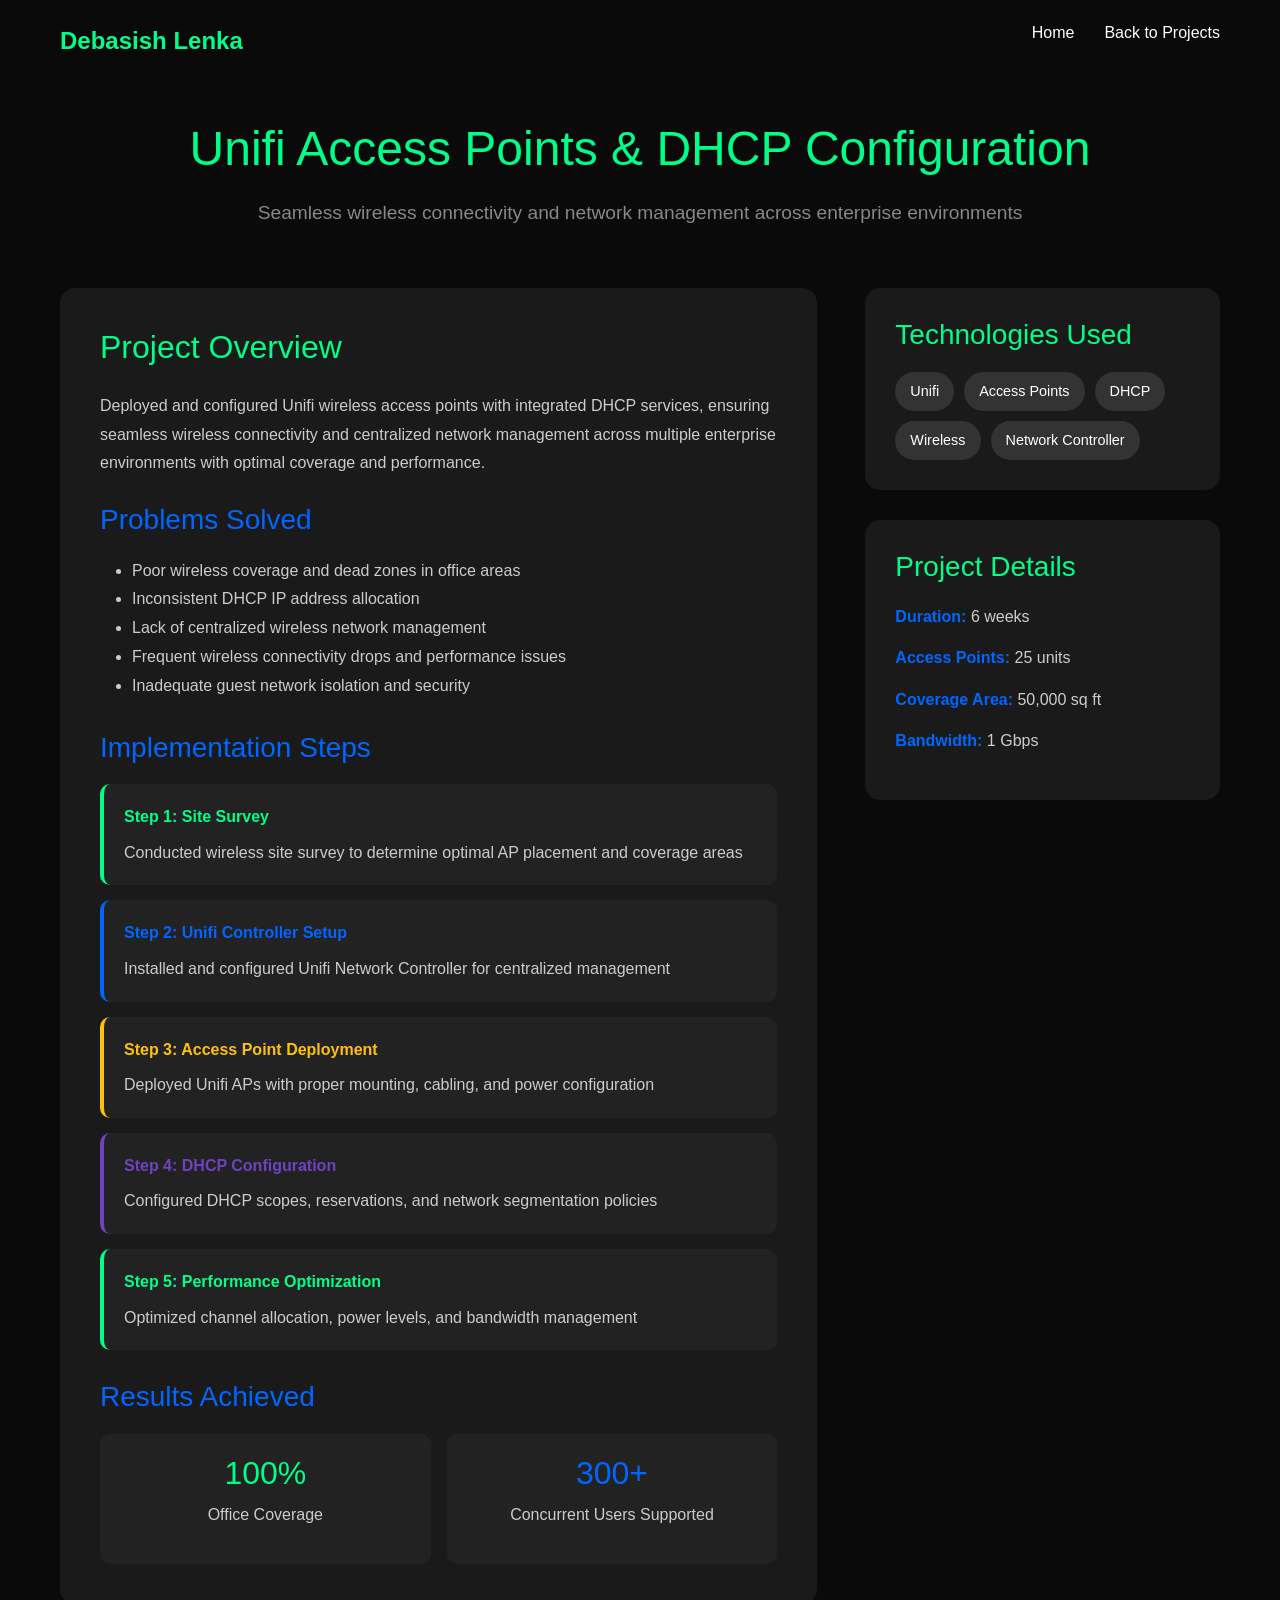
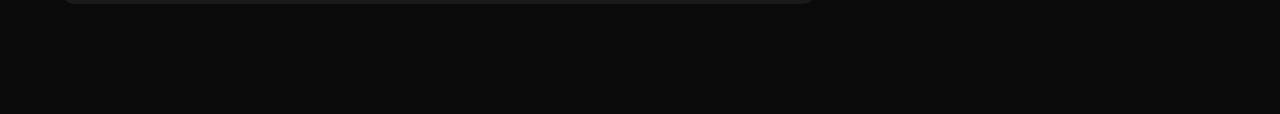
<file: projects/unifi-access-points.html>
<!DOCTYPE html>
<html lang="en">
<head>
<meta charset="UTF-8">
<meta name="viewport" content="width=device-width, initial-scale=1.0">
<title>Unifi Access Points & DHCP Configuration - Debasish Lenka</title>
<link rel="icon" type="image/png" href="../images/icons/photo2.png">
<link href="https://cdn.jsdelivr.net/npm/bootstrap@5.3.2/dist/css/bootstrap.min.css" rel="stylesheet">
<link rel="stylesheet" href="https://cdn.jsdelivr.net/npm/bootstrap-icons@1.11.3/font/bootstrap-icons.min.css">
<link rel="stylesheet" href="../css/style.css">
</head>

<body>
<header>
  <nav class="container">
    <div class="logo"><a href="../index.html" style="text-decoration: none; color: #00ff88;">Debasish Lenka</a></div>
    <ul class="nav-links">
      <li><a href="../index.html#home">Home</a></li>
      <li><a href="../index.html#projects">Back to Projects</a></li>
    </ul>
  </nav>
</header>

<section class="project-detail" style="padding: 120px 0 80px;">
  <div class="container">
    <div class="project-header" style="text-align: center; margin-bottom: 60px;">
      <h1 style="color: #00ff88; font-size: 3rem; margin-bottom: 20px;">Unifi Access Points & DHCP Configuration</h1>
      <p style="color: #888; font-size: 1.2rem; max-width: 800px; margin: 0 auto;">Seamless wireless connectivity and network management across enterprise environments</p>
    </div>

    <div class="row g-5">
      <div class="col-lg-8">
        <div class="project-content" style="background: #1a1a1a; padding: 40px; border-radius: 15px; margin-bottom: 30px;">
          <h2 style="color: #00ff88; margin-bottom: 25px;">Project Overview</h2>
          <p style="color: #ccc; line-height: 1.8; margin-bottom: 25px;">
            Deployed and configured Unifi wireless access points with integrated DHCP services, ensuring seamless wireless connectivity and centralized network management across multiple enterprise environments with optimal coverage and performance.
          </p>

          <h3 style="color: #0066ff; margin-bottom: 20px;">Problems Solved</h3>
          <ul style="color: #ccc; line-height: 1.8;">
            <li>Poor wireless coverage and dead zones in office areas</li>
            <li>Inconsistent DHCP IP address allocation</li>
            <li>Lack of centralized wireless network management</li>
            <li>Frequent wireless connectivity drops and performance issues</li>
            <li>Inadequate guest network isolation and security</li>
          </ul>

          <h3 style="color: #0066ff; margin-bottom: 20px; margin-top: 30px;">Implementation Steps</h3>
          <div style="color: #ccc;">
            <div style="background: #222; padding: 20px; border-radius: 10px; margin-bottom: 15px; border-left: 4px solid #00ff88;">
              <strong style="color: #00ff88;">Step 1: Site Survey</strong>
              <p style="margin: 10px 0 0 0;">Conducted wireless site survey to determine optimal AP placement and coverage areas</p>
            </div>
            <div style="background: #222; padding: 20px; border-radius: 10px; margin-bottom: 15px; border-left: 4px solid #0066ff;">
              <strong style="color: #0066ff;">Step 2: Unifi Controller Setup</strong>
              <p style="margin: 10px 0 0 0;">Installed and configured Unifi Network Controller for centralized management</p>
            </div>
            <div style="background: #222; padding: 20px; border-radius: 10px; margin-bottom: 15px; border-left: 4px solid #ffc107;">
              <strong style="color: #ffc107;">Step 3: Access Point Deployment</strong>
              <p style="margin: 10px 0 0 0;">Deployed Unifi APs with proper mounting, cabling, and power configuration</p>
            </div>
            <div style="background: #222; padding: 20px; border-radius: 10px; margin-bottom: 15px; border-left: 4px solid #6f42c1;">
              <strong style="color: #6f42c1;">Step 4: DHCP Configuration</strong>
              <p style="margin: 10px 0 0 0;">Configured DHCP scopes, reservations, and network segmentation policies</p>
            </div>
            <div style="background: #222; padding: 20px; border-radius: 10px; border-left: 4px solid #00ff88;">
              <strong style="color: #00ff88;">Step 5: Performance Optimization</strong>
              <p style="margin: 10px 0 0 0;">Optimized channel allocation, power levels, and bandwidth management</p>
            </div>
          </div>

          <h3 style="color: #0066ff; margin-bottom: 20px; margin-top: 30px;">Results Achieved</h3>
          <div class="row g-3">
            <div class="col-md-6">
              <div style="background: #222; padding: 20px; border-radius: 10px; text-align: center;">
                <h4 style="color: #00ff88; font-size: 2rem; margin-bottom: 10px;">100%</h4>
                <p style="color: #ccc;">Office Coverage</p>
              </div>
            </div>
            <div class="col-md-6">
              <div style="background: #222; padding: 20px; border-radius: 10px; text-align: center;">
                <h4 style="color: #0066ff; font-size: 2rem; margin-bottom: 10px;">300+</h4>
                <p style="color: #ccc;">Concurrent Users Supported</p>
              </div>
            </div>
          </div>
        </div>
      </div>

      <div class="col-lg-4">
        <div class="project-sidebar">
          <div style="background: #1a1a1a; padding: 30px; border-radius: 15px; margin-bottom: 30px;">
            <h3 style="color: #00ff88; margin-bottom: 20px;">Technologies Used</h3>
            <div style="display: flex; flex-wrap: wrap; gap: 10px;">
              <span style="background: #333; color: #fff; padding: 8px 15px; border-radius: 20px; font-size: 0.9rem;">Unifi</span>
              <span style="background: #333; color: #fff; padding: 8px 15px; border-radius: 20px; font-size: 0.9rem;">Access Points</span>
              <span style="background: #333; color: #fff; padding: 8px 15px; border-radius: 20px; font-size: 0.9rem;">DHCP</span>
              <span style="background: #333; color: #fff; padding: 8px 15px; border-radius: 20px; font-size: 0.9rem;">Wireless</span>
              <span style="background: #333; color: #fff; padding: 8px 15px; border-radius: 20px; font-size: 0.9rem;">Network Controller</span>
            </div>
          </div>

          <div style="background: #1a1a1a; padding: 30px; border-radius: 15px;">
            <h3 style="color: #00ff88; margin-bottom: 20px;">Project Details</h3>
            <div style="color: #ccc;">
              <p><strong style="color: #0066ff;">Duration:</strong> 6 weeks</p>
              <p><strong style="color: #0066ff;">Access Points:</strong> 25 units</p>
              <p><strong style="color: #0066ff;">Coverage Area:</strong> 50,000 sq ft</p>
              <p><strong style="color: #0066ff;">Bandwidth:</strong> 1 Gbps</p>
            </div>
          </div>
        </div>
      </div>
    </div>
  </div>
</section>

<script src="../js/script.js"></script>
<script src="https://cdn.jsdelivr.net/npm/bootstrap@5.3.2/dist/js/bootstrap.bundle.min.js"></script>
</body>
</html>
</file>
<file: css/style.css>
* {
  margin: 0;
  padding: 0;
  box-sizing: border-box;
}

body {
  font-family: 'Inter', -apple-system, BlinkMacSystemFont, sans-serif;
  background: #0a0a0a;
  color: #ffffff;
  line-height: 1.6;
}

.container {
  max-width: 1200px;
  margin: 0 auto;
  padding: 0 20px;
}

/* HEADER */
header {
  position: fixed;
  top: 0;
  width: 100%;
  background: rgba(10, 10, 10, 0.95);
  backdrop-filter: blur(10px);
  z-index: 1000;
  padding: 20px 0;
}

nav {
  display: flex;
  justify-content: space-between;
  align-items: center;
}

.logo {
  font-size: 24px;
  font-weight: 700;
  color: #00ff88;
}

.nav-links {
  display: flex;
  list-style: none;
  gap: 30px;
}

.nav-links a {
  color: #ffffff;
  text-decoration: none;
  transition: color 0.3s;
}

.nav-links a:hover {
  color: #00ff88;
}

/* HERO */
.hero {
  min-height: 100vh;
  display: flex;
  align-items: center;
  padding-top: 100px;
}

.hero-content {
  display: grid;
  grid-template-columns: 1fr 1fr;
  gap: 60px;
  align-items: center;
}

.hero-text h1 {
  font-size: 3.5rem;
  font-weight: 700;
  margin-bottom: 20px;
  line-height: 1.2;
}

.hero-text .highlight {
  color: #f0f8ff;
  text-shadow: 0 0 10px #0066ff, 0 0 20px #0066ff, 0 0 30px #0066ff;
}

.hero-text p {
  font-size: 1.2rem;
  color: #888;
  margin-bottom: 30px;
}

.hero-buttons {
  display: flex;
  gap: 20px;
}

.btn {
  padding: 15px 30px;
  border-radius: 8px;
  border: none;
  font-size: 16px;
  font-weight: 600;
  cursor: pointer;
  transition: all 0.3s;
}

.btn-primary {
  background: #00ff88;
  color: #000;
}

.btn-primary:hover {
  background: #00cc6a;
  transform: translateY(-2px);
}

.btn-outline {
  background: transparent;
  color: #fff;
  border: 2px solid #333;
}

.btn-outline:hover {
  border-color: #00ff88;
  color: #00ff88;
}

.hero-image {
  text-align: center;
  position: relative;
}



.hero-image img {
  width: 400px;
  height: 450px;
  border-radius: 20px;
  object-fit: cover;
  border: 3px solid #0066ff;
  box-shadow: 0 0 20px rgba(0, 102, 255, 0.5), 0 15px 35px rgba(0, 0, 0, 0.3);
}

/* ABOUT */
.about {
  padding: 100px 0;
  background: #111;
}

.about-content {
  display: grid;
  grid-template-columns: 1fr 2fr;
  gap: 60px;
  align-items: center;
}

.about-text h2 {
  font-size: 2.5rem;
  margin-bottom: 30px;
}

.about-text p {
  color: #888;
  margin-bottom: 20px;
}

.stats {
  display: grid;
  grid-template-columns: repeat(3, 1fr);
  gap: 30px;
  margin-top: 40px;
}

.stat {
  text-align: center;
}

.stat h3 {
  font-size: 2rem;
  color: #00ff88;
  margin-bottom: 10px;
}

/* SKILLS */
.skills {
  padding: 100px 0;
}

.skills-header {
  text-align: center;
  margin-bottom: 3rem;
  animation: fadeInUp 0.8s ease-out;
}

.skills-header h2 {
  font-size: 2.5rem;
  font-weight: 700;
  margin-bottom: 1rem;
  letter-spacing: -0.5px;
}

.skills-intro {
  color: #888;
  font-size: 1.1rem;
  max-width: 600px;
  margin: 0 auto;
}

.carousel {
  position: relative;
  padding: 0 60px;
}

.carousel-control-prev,
.carousel-control-next {
  width: 50px;
  height: 50px;
  background-color: #1a1a1a;
  border: 2px solid #2a2a2a;
  border-radius: 50%;
  top: 50%;
  transform: translateY(-50%);
  opacity: 1;
  transition: all 0.3s ease;
}

.carousel-control-prev {
  left: 0;
}

.carousel-control-next {
  right: 0;
}

.carousel-control-prev:hover,
.carousel-control-next:hover {
  background-color: #0d6efd;
  border-color: #0d6efd;
  box-shadow: 0 0 20px rgba(13, 110, 253, 0.5);
}

.carousel-control-prev-icon,
.carousel-control-next-icon {
  width: 24px;
  height: 24px;
}

.carousel-indicators {
  margin-bottom: -50px;
}

.carousel-indicators [data-bs-target] {
  width: 12px;
  height: 12px;
  border-radius: 50%;
  background-color: #2a2a2a;
  border: 2px solid #2a2a2a;
  transition: all 0.3s ease;
}

.carousel-indicators .active {
  background-color: #0d6efd;
  border-color: #0d6efd;
  width: 14px;
  height: 14px;
}

.skill-card {
  background-color: #1a1a1a;
  border-radius: 12px;
  padding: 24px;
  border: 1px solid #2a2a2a;
  transition: all 0.3s ease;
  cursor: pointer;
  height: 100%;
}

.skill-card:hover {
  transform: translateY(-5px);
}

.skill-card.level-95:hover,
.skill-card.level-90:hover {
  border-color: #0d6efd;
  box-shadow: 0 10px 30px rgba(13, 110, 253, 0.3);
}

.skill-card.level-85:hover,
.skill-card.level-80:hover {
  border-color: #198754;
  box-shadow: 0 10px 30px rgba(25, 135, 84, 0.3);
}

.skill-card.level-75:hover,
.skill-card.level-70:hover {
  border-color: #6f42c1;
  box-shadow: 0 10px 30px rgba(111, 66, 193, 0.3);
}

.skill-card.level-65:hover,
.skill-card.level-60:hover {
  border-color: #ffc107;
  box-shadow: 0 10px 30px rgba(255, 193, 7, 0.3);
}

.skill-header {
  display: flex;
  justify-content: space-between;
  align-items: center;
  margin-bottom: 1rem;
}

.skill-name {
  font-size: 1rem;
  font-weight: 600;
  letter-spacing: -0.3px;
}

.skill-percent {
  font-size: 1.1rem;
  font-weight: 700;
  min-width: 50px;
  text-align: right;
}

.skill-percent.blue { color: #0d6efd; }
.skill-percent.green { color: #198754; }
.skill-percent.purple { color: #6f42c1; }
.skill-percent.yellow { color: #ffc107; }

.skill-bar {
  background-color: #2a2a2a;
  border-radius: 10px;
  height: 8px;
  overflow: hidden;
  position: relative;
}

.skill-progress {
  height: 100%;
  border-radius: 10px;
  width: 0%;
  transition: width 1.5s cubic-bezier(0.4, 0, 0.2, 1) 0.3s;
  position: relative;
  overflow: hidden;
}

.carousel-item.active .skill-progress[data-percent="95"] { width: 95%; }
.carousel-item.active .skill-progress[data-percent="90"] { width: 90%; }
.carousel-item.active .skill-progress[data-percent="85"] { width: 85%; }
.carousel-item.active .skill-progress[data-percent="80"] { width: 80%; }
.carousel-item.active .skill-progress[data-percent="75"] { width: 75%; }
.carousel-item.active .skill-progress[data-percent="70"] { width: 70%; }
.carousel-item.active .skill-progress[data-percent="65"] { width: 65%; }
.carousel-item.active .skill-progress[data-percent="60"] { width: 60%; }

.skill-progress.blue { background-color: #0d6efd; }
.skill-progress.green { background-color: #198754; }
.skill-progress.purple { background-color: #6f42c1; }
.skill-progress.yellow { background-color: #ffc107; }

.skill-progress::after {
  content: '';
  position: absolute;
  top: 0;
  left: 0;
  right: 0;
  bottom: 0;
  background: linear-gradient(90deg, transparent, rgba(255,255,255,0.3), transparent);
  animation: shimmer 2s infinite;
}

@keyframes fadeInUp {
  from {
    opacity: 0;
    transform: translateY(30px);
  }
  to {
    opacity: 1;
    transform: translateY(0);
  }
}

@keyframes shimmer {
  0% { transform: translateX(-100%); }
  100% { transform: translateX(100%); }
}

@media (max-width: 767px) {
  .skills-header h2 {
    font-size: 2rem;
  }
  .skills-intro {
    font-size: 1rem;
  }
  .carousel {
    padding: 0 50px;
  }
  .carousel-control-prev,
  .carousel-control-next {
    width: 40px;
    height: 40px;
  }
}

@media (max-width: 991px) {
  .carousel {
    padding: 0 50px;
  }
}

/* CERTIFICATIONS */
.certifications {
  padding: 100px 0;
  background: #111;
}

.certifications h2 {
  text-align: center;
  font-size: 2.5rem;
  margin-bottom: 60px;
}

.cert-grid {
  display: grid;
  grid-template-columns: repeat(5, 1fr);
  gap: 20px;
}

.cert-card {
  background: #1a1a1a;
  padding: 30px;
  border-radius: 12px;
  text-align: center;
  transition: transform 0.3s;
}

.cert-card:hover {
  transform: translateY(-5px);
  background: #222;
}

.cert-image {
  margin-bottom: 20px;
}

.cert-image img {
  width: 80px;
  height: 80px;
  object-fit: contain;
  border-radius: 8px;
  transition: transform 0.3s ease;
  cursor: pointer;
}

.cert-image img:hover {
  transform: scale(3);
  z-index: 1000;
  position: relative;
}

.cert-card h3 {
  color: #00ff88;
  margin-bottom: 10px;
  font-size: 1.1rem;
}

.cert-card p {
  color: #888;
  font-size: 0.9rem;
}

.cert-skills {
  display: flex;
  flex-wrap: wrap;
  gap: 8px;
  margin-top: 15px;
  justify-content: center;
}

.skill-tag {
  background: #333;
  color: #fff;
  padding: 4px 8px;
  border-radius: 12px;
  font-size: 0.75rem;
  font-weight: 500;
  transition: all 0.3s ease;
}

.skill-tag:hover {
  background: #00ff88;
  color: #000;
  transform: scale(1.05);
}

/* EXPERIENCE & EDUCATION */
.experience-education {
  padding: 100px 0;
}

.exp-edu-container {
  display: grid;
  grid-template-columns: 1fr 1fr;
  gap: 60px;
  max-width: 1400px;
  margin: 0 auto;
}

.experience-section h2,
.education-section h2 {
  text-align: center;
  font-size: 2.2rem;
  margin-bottom: 40px;
}

.experience-section h2 {
  color: #00ff88;
}

.education-section h2 {
  color: #0066ff;
}

.experience-list,
.education-list {
  display: flex;
  flex-direction: column;
  gap: 20px;
}

@media (max-width: 768px) {
  .exp-edu-container {
    grid-template-columns: 1fr;
    gap: 40px;
  }
}

/* EXPERIENCE */
.experience {
  padding: 100px 0;
  background: radial-gradient(ellipse at center, #1a1a2e 0%, #16213e 50%, #0f0f23 100%);
  position: relative;
}

.experience::before {
  content: '';
  position: absolute;
  top: 0;
  left: 0;
  right: 0;
  bottom: 0;
  background: url('data:image/svg+xml,<svg xmlns="http://www.w3.org/2000/svg" viewBox="0 0 100 100"><defs><pattern id="grain" width="100" height="100" patternUnits="userSpaceOnUse"><circle cx="50" cy="50" r="0.5" fill="%23ffffff" opacity="0.1"/></pattern></defs><rect width="100" height="100" fill="url(%23grain)"/></svg>');
  opacity: 0.3;
}

.experience h2 {
  text-align: center;
  font-size: 3rem;
  margin-bottom: 80px;
  background: linear-gradient(45deg, #00ff88, #0066ff, #ff6b6b);
  -webkit-background-clip: text;
  -webkit-text-fill-color: transparent;
  background-clip: text;
  position: relative;
  z-index: 2;
}

.experience-timeline {
  position: relative;
  max-width: 1200px;
  margin: 0 auto;
  padding: 0 20px;
}

.experience-timeline::before {
  content: '';
  position: absolute;
  left: 50%;
  top: 0;
  bottom: 0;
  width: 4px;
  background: linear-gradient(180deg, #00ff88, #0066ff, #ff6b6b);
  transform: translateX(-50%);
  border-radius: 2px;
  box-shadow: 0 0 20px rgba(0, 255, 136, 0.5);
}

.timeline-item {
  position: relative;
  margin: 50px 0;
  width: 45%;
}

.timeline-item:nth-child(odd) {
  left: 0;
  text-align: right;
}

.timeline-item:nth-child(even) {
  left: 55%;
  text-align: left;
}

.timeline-content {
  background: linear-gradient(135deg, rgba(0, 255, 136, 0.1), rgba(0, 102, 255, 0.1));
  backdrop-filter: blur(10px);
  border: 1px solid rgba(0, 255, 136, 0.3);
  border-radius: 20px;
  padding: 30px;
  position: relative;
  box-shadow: 0 15px 35px rgba(0, 0, 0, 0.3);
  transition: all 0.4s ease;
}

.timeline-content:hover {
  transform: translateY(-10px) scale(1.02);
  box-shadow: 0 25px 50px rgba(0, 255, 136, 0.2);
  border-color: #00ff88;
}

.timeline-content::before {
  content: '';
  position: absolute;
  top: 30px;
  width: 0;
  height: 0;
  border: 15px solid transparent;
}

.timeline-item:nth-child(odd) .timeline-content::before {
  right: -30px;
  border-left-color: rgba(0, 255, 136, 0.3);
}

.timeline-item:nth-child(even) .timeline-content::before {
  left: -30px;
  border-right-color: rgba(0, 255, 136, 0.3);
}

.timeline-dot {
  position: absolute;
  top: 30px;
  width: 20px;
  height: 20px;
  background: linear-gradient(45deg, #00ff88, #0066ff);
  border-radius: 50%;
  border: 4px solid #0a0a0a;
  box-shadow: 0 0 20px rgba(0, 255, 136, 0.8);
  z-index: 10;
}

.timeline-item:nth-child(odd) .timeline-dot {
  right: -55px;
}

.timeline-item:nth-child(even) .timeline-dot {
  left: -55px;
}

.job-title {
  color: #00ff88;
  font-size: 1.5rem;
  font-weight: 700;
  margin-bottom: 10px;
  text-shadow: 0 2px 10px rgba(0, 255, 136, 0.3);
}

.company-name {
  color: #0066ff;
  font-size: 1.2rem;
  font-weight: 600;
  margin-bottom: 8px;
}

.job-duration {
  background: linear-gradient(45deg, #00ff88, #0066ff);
  color: #000;
  padding: 8px 16px;
  border-radius: 25px;
  font-size: 0.9rem;
  font-weight: 600;
  display: inline-block;
  margin-bottom: 15px;
  box-shadow: 0 4px 15px rgba(0, 255, 136, 0.3);
}

.job-description {
  color: #e0e0e0;
  line-height: 1.7;
  font-size: 0.95rem;
}

@media (max-width: 768px) {
  .experience-timeline::before {
    left: 30px;
  }
  
  .timeline-item {
    width: calc(100% - 80px);
    left: 80px !important;
    text-align: left !important;
  }
  
  .timeline-content::before {
    left: -30px !important;
    right: auto !important;
    border-right-color: rgba(0, 255, 136, 0.3) !important;
    border-left-color: transparent !important;
  }
  
  .timeline-dot {
    left: 20px !important;
    right: auto !important;
  }
}

/* EDUCATION */
.education {
  padding: 100px 0;
  background: #111;
}

.education h2 {
  text-align: center;
  font-size: 2.5rem;
  margin-bottom: 60px;
}

.education-list {
  max-width: 800px;
  margin: 0 auto;
  display: flex;
  flex-direction: column;
  gap: 20px;
}

.education-grid {
  display: grid;
  grid-template-columns: repeat(auto-fit, minmax(400px, 1fr));
  gap: 30px;
  max-width: 1000px;
  margin: 0 auto;
}

.education-item {
  background: #1a1a1a;
  padding: 25px;
  border-radius: 12px;
  border-left: 4px solid #0066ff;
  transition: all 0.3s ease;
}

.education-item:nth-child(even) {
  border-left-color: #00ff88;
  background: linear-gradient(135deg, #1a1a1a, #1f2e1f);
}

.education-item:hover {
  transform: translateX(10px);
  box-shadow: 0 8px 25px rgba(0, 102, 255, 0.1);
}

.education-header {
  margin-bottom: 15px;
}

.education-header h3 {
  color: #0066ff;
  font-size: 1.5rem;
  font-weight: 700;
  margin-bottom: 8px;
}

.education-header .university {
  color: #fff;
  font-size: 1.1rem;
  font-weight: 600;
  margin-bottom: 5px;
}

.education-duration {
  color: #888;
  font-size: 0.95rem;
  font-weight: 500;
  margin-bottom: 10px;
}

.education-description {
  color: #ccc;
  line-height: 1.6;
}

/* PROJECTS */
.projects {
  padding: 100px 0;
  background: #111;
}

.projects h2 {
  text-align: center;
  font-size: 2.5rem;
  margin-bottom: 60px;
}

.projects-grid {
  display: grid;
  grid-template-columns: repeat(auto-fit, minmax(350px, 1fr));
  gap: 30px;
}

.project {
  background: #1a1a1a;
  border-radius: 12px;
  overflow: hidden;
  transition: transform 0.3s;
  cursor: pointer;
}

.project:hover {
  transform: translateY(-10px);
}

.project-image {
  height: 200px;
  background: linear-gradient(135deg, #00ff88, #0066ff);
  display: flex;
  align-items: center;
  justify-content: center;
  font-size: 1.5rem;
  font-weight: 600;
  position: relative;
  overflow: hidden;
}

.project-image img {
  width: 100%;
  height: 100%;
  object-fit: cover;
  transition: transform 0.3s ease;
}

.project-image img:hover {
  transform: scale(1.05);
}

.project-placeholder {
  position: absolute;
  top: 0;
  left: 0;
  width: 100%;
  height: 100%;
  display: flex;
  align-items: center;
  justify-content: center;
  background: linear-gradient(135deg, #00ff88, #0066ff);
  font-size: 1.5rem;
  font-weight: 600;
  color: white;
}

.project-content {
  padding: 25px;
}

.project h3 {
  margin-bottom: 10px;
  color: #00ff88;
}

.project p {
  color: #888;
  margin-bottom: 20px;
}

.project-tech {
  display: flex;
  gap: 10px;
  flex-wrap: wrap;
}

.tech-tag {
  background: #333;
  padding: 5px 12px;
  border-radius: 20px;
  font-size: 12px;
}

/* CONTACT */
.contact {
  padding: 100px 0;
  text-align: center;
}

.contact h2 {
  font-size: 2.5rem;
  margin-bottom: 20px;
}

.contact p {
  color: #888;
  margin-bottom: 40px;
  font-size: 1.2rem;
}

.contact-container {
  display: grid;
  grid-template-columns: 1fr 1fr;
  gap: 60px;
  align-items: start;
  text-align: left;
}

.contact-info {
  display: flex;
  flex-direction: column;
  gap: 20px;
}

.contact-item {
  display: flex;
  align-items: center;
  gap: 15px;
  background: #1a1a1a;
  padding: 20px;
  border-radius: 8px;
  transition: transform 0.3s;
}

.contact-item:hover {
  transform: translateY(-3px);
  background: #222;
}

.contact-item a {
  color: #fff;
  text-decoration: none;
  font-size: 16px;
}

.contact-item a:hover {
  color: #00ff88;
}

.contact-icon {
  font-size: 2rem;
  color: #00ff88;
  min-width: 40px;
}

.contact-form {
  background: #1a1a1a;
  padding: 40px;
  border-radius: 12px;
}

.form-group {
  margin-bottom: 20px;
  text-align: left;
}

.form-group label {
  display: block;
  margin-bottom: 8px;
  color: #00ff88;
  font-weight: 600;
}

.form-group input,
.form-group textarea {
  width: 100%;
  padding: 12px;
  border: 1px solid #333;
  border-radius: 6px;
  background: #0a0a0a;
  color: #fff;
  font-size: 16px;
}

.form-group input:focus,
.form-group textarea:focus {
  outline: none;
  border-color: #00ff88;
}

.form-group textarea {
  height: 120px;
  resize: vertical;
}

/* FOOTER */
footer {
  background: #111;
  padding: 40px 0;
  text-align: center;
  color: #666;
}

.visitor-counter {
  margin-bottom: 20px;
}

.visitor-counter p {
  color: #00ff88;
  font-size: 16px;
  font-weight: 600;
}

#visitor-count {
  color: #fff;
  font-size: 18px;
}

@media (max-width: 768px) {
  .hero-content,
  .about-content {
    grid-template-columns: 1fr;
    text-align: center;
  }
  
  .hero-text h1 {
    font-size: 2.5rem;
  }
  
  .nav-links {
    display: none;
  }
  
  .contact-container {
    grid-template-columns: 1fr;
    gap: 40px;
  }
  
  .contact-form {
    padding: 20px;
  }
  
  .timeline::before {
    left: 20px;
  }
  
  .timeline-item:nth-child(odd) .timeline-content,
  .timeline-item:nth-child(even) .timeline-content {
    margin-left: 60px;
    margin-right: 0;
  }
  
  .timeline-dot {
    left: 20px;
  }
  
  .timeline-content::before {
    left: -30px !important;
    right: auto !important;
    border-right-color: #1a1a1a !important;
    border-left-color: transparent !important;
  }
}
.experience-tooltip {
  display: none;
  position: fixed;
  background: #1a1a1a;
  border: 1px solid #333;
  border-radius: 8px;
  padding: 15px;
  max-width: 300px;
  z-index: 1000;
  box-shadow: 0 4px 12px rgba(0,0,0,0.3);
}

.experience-tooltip h4 {
  color: #00ff88;
  margin-bottom: 5px;
  font-size: 1.1rem;
}

.experience-tooltip .company-name {
  color: #888;
  margin-bottom: 10px;
  font-style: italic;
}

.tooltip-roles {
  list-style: none;
  padding: 0;
  margin: 0;
}

.tooltip-roles li {
  color: #ccc;
  margin-bottom: 5px;
  padding-left: 15px;
  position: relative;
  font-size: 0.9rem;
}

.tooltip-roles li:before {
  content: "▸";
  color: #00ff88;
  position: absolute;
  left: 0;
}
.experience-item.minimized {
  opacity: 0.3;
  transform: scale(0.95);
  transition: all 0.3s ease;
}

.experience-item {
  transition: all 0.3s ease;
}
.experience-expanded {
  margin-top: 15px;
  padding: 15px;
  background: #222;
  border-radius: 8px;
  border-left: 3px solid #00ff88;
}

.experience-expanded h4 {
  color: #00ff88;
  margin-bottom: 10px;
  font-size: 1.1rem;
}

.experience-expanded ul {
  list-style: none;
  padding: 0;
  margin-bottom: 15px;
}

.experience-expanded li {
  color: #ccc;
  margin-bottom: 5px;
  padding-left: 15px;
  position: relative;
}

.experience-expanded li:before {
  content: "▸";
  color: #00ff88;
  position: absolute;
  left: 0;
}

.experience-skills {
  display: flex;
  flex-wrap: wrap;
  gap: 8px;
}

.experience-skills .skill-tag {
  background: #333;
  color: #fff;
  padding: 4px 8px;
  border-radius: 12px;
  font-size: 0.75rem;
  font-weight: 500;
}
.hero-text .subtitle {
  color: #f0f8ff;
  text-shadow: 0 0 10px #0066ff, 0 0 20px #0066ff, 0 0 30px #0066ff;
  font-size: 1.8rem;
  font-weight: 600;
  display: block;
  margin-top: 10px;
}
/* Different colors for each organization */
.timeline-item:nth-child(1) .timeline-content {
  background: linear-gradient(135deg, rgba(0, 255, 136, 0.1), rgba(0, 255, 136, 0.05));
  border-color: #00ff88;
}

.timeline-item:nth-child(1) .timeline-dot {
  background: linear-gradient(45deg, #00ff88, #00cc6a);
}

.timeline-item:nth-child(1) .job-title {
  color: #00ff88;
}

.timeline-item:nth-child(1) .company-name {
  color: #00cc6a;
}

.timeline-item:nth-child(2) .timeline-content {
  background: linear-gradient(135deg, rgba(135, 206, 250, 0.1), rgba(135, 206, 250, 0.05));
  border-color: #87ceeb;
}

.timeline-item:nth-child(2) .timeline-dot {
  background: linear-gradient(45deg, #87ceeb, #70b8d6);
}

.timeline-item:nth-child(2) .job-title {
  color: #87ceeb;
}

.timeline-item:nth-child(2) .company-name {
  color: #70b8d6;
}

.timeline-item:nth-child(3) .timeline-content {
  background: linear-gradient(135deg, rgba(255, 193, 7, 0.1), rgba(255, 193, 7, 0.05));
  border-color: #ffc107;
}

.timeline-item:nth-child(3) .timeline-dot {
  background: linear-gradient(45deg, #ffc107, #ffb300);
}

.timeline-item:nth-child(3) .job-title {
  color: #ffc107;
}

.timeline-item:nth-child(3) .company-name {
  color: #ffb300;
}
</file>
